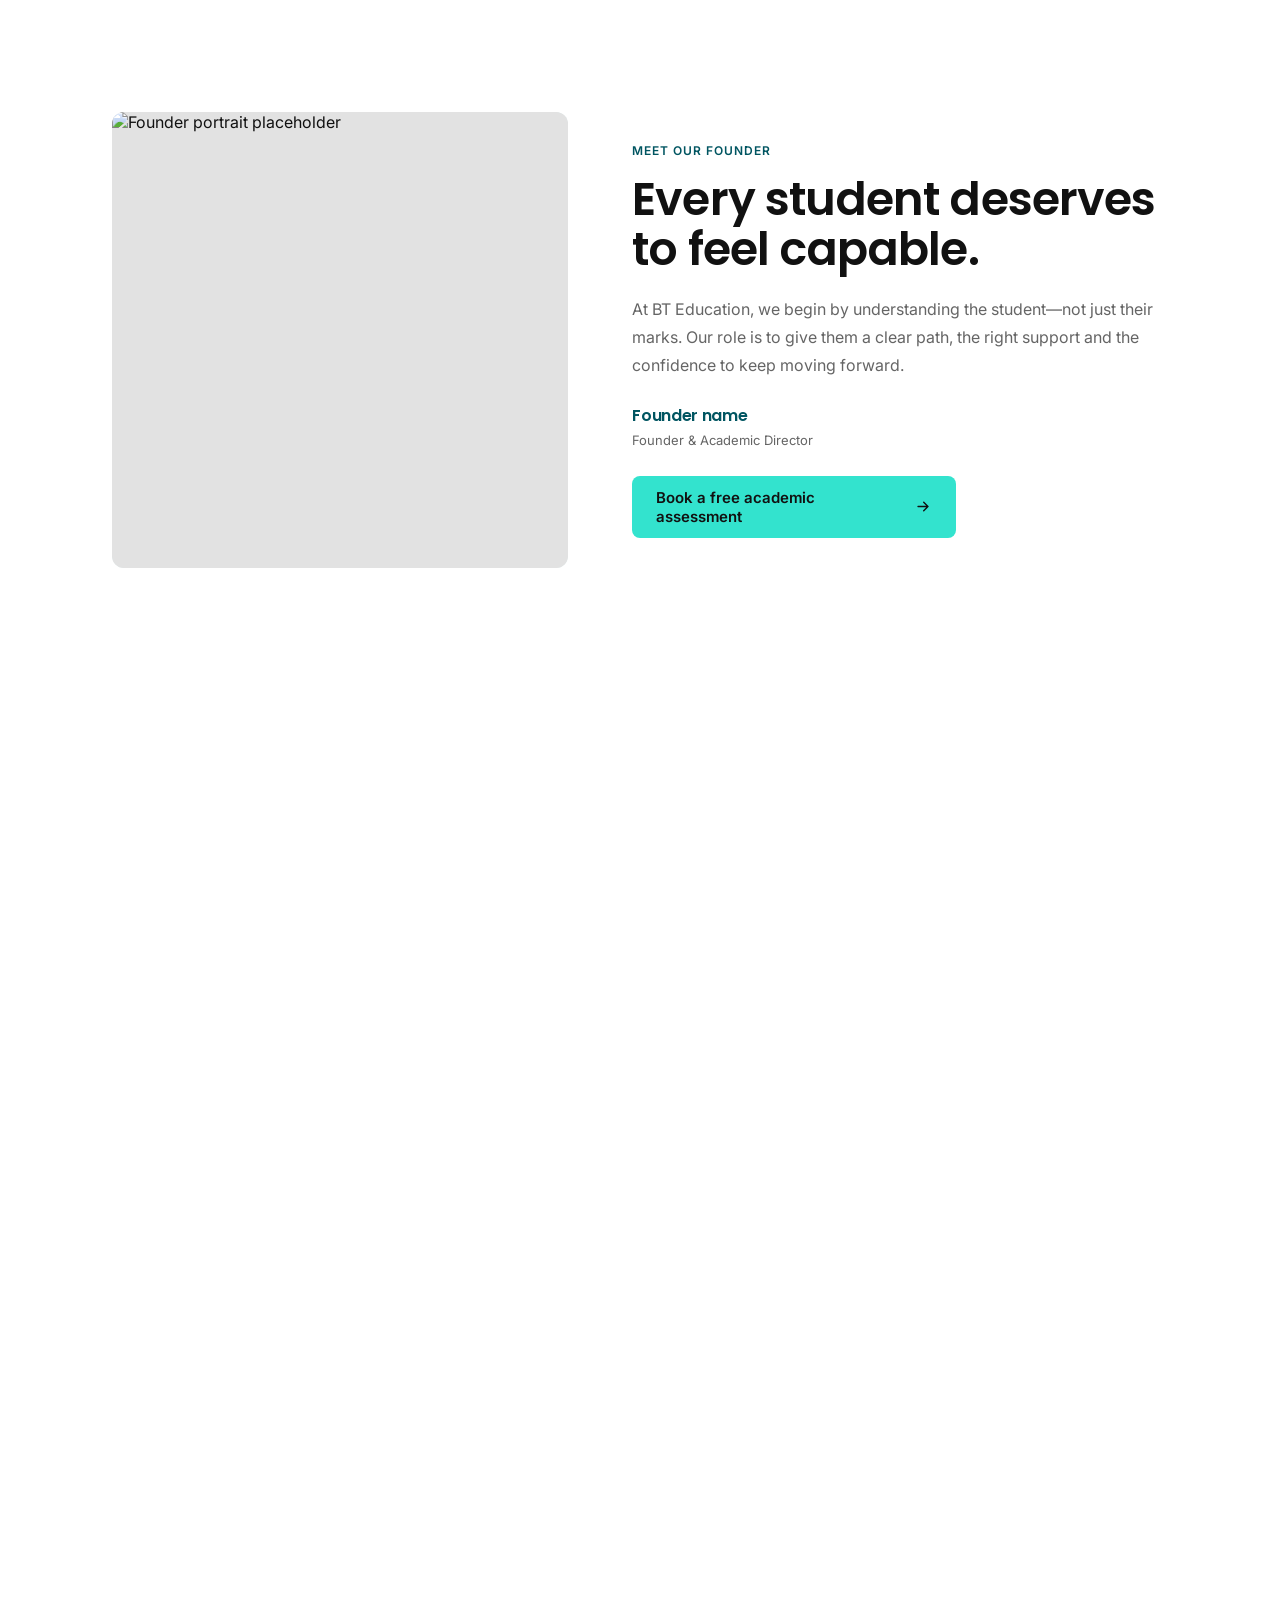
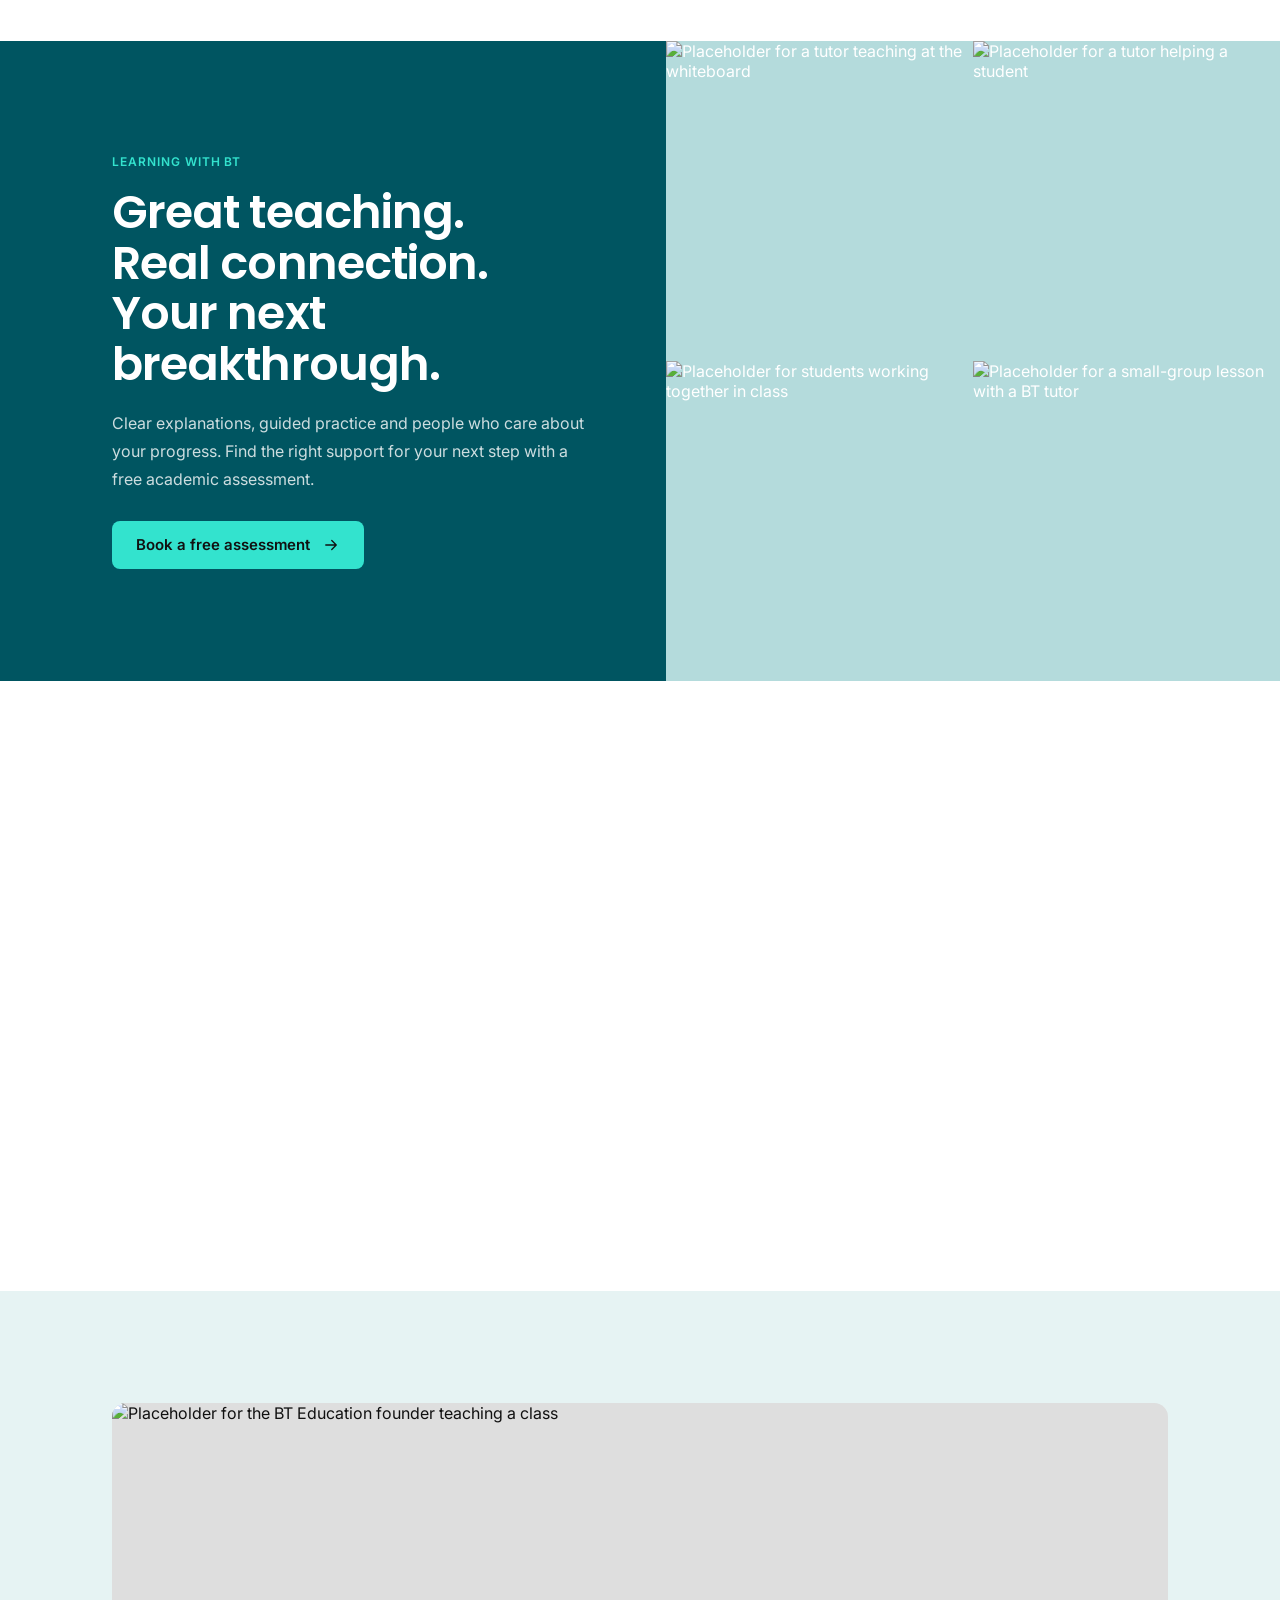
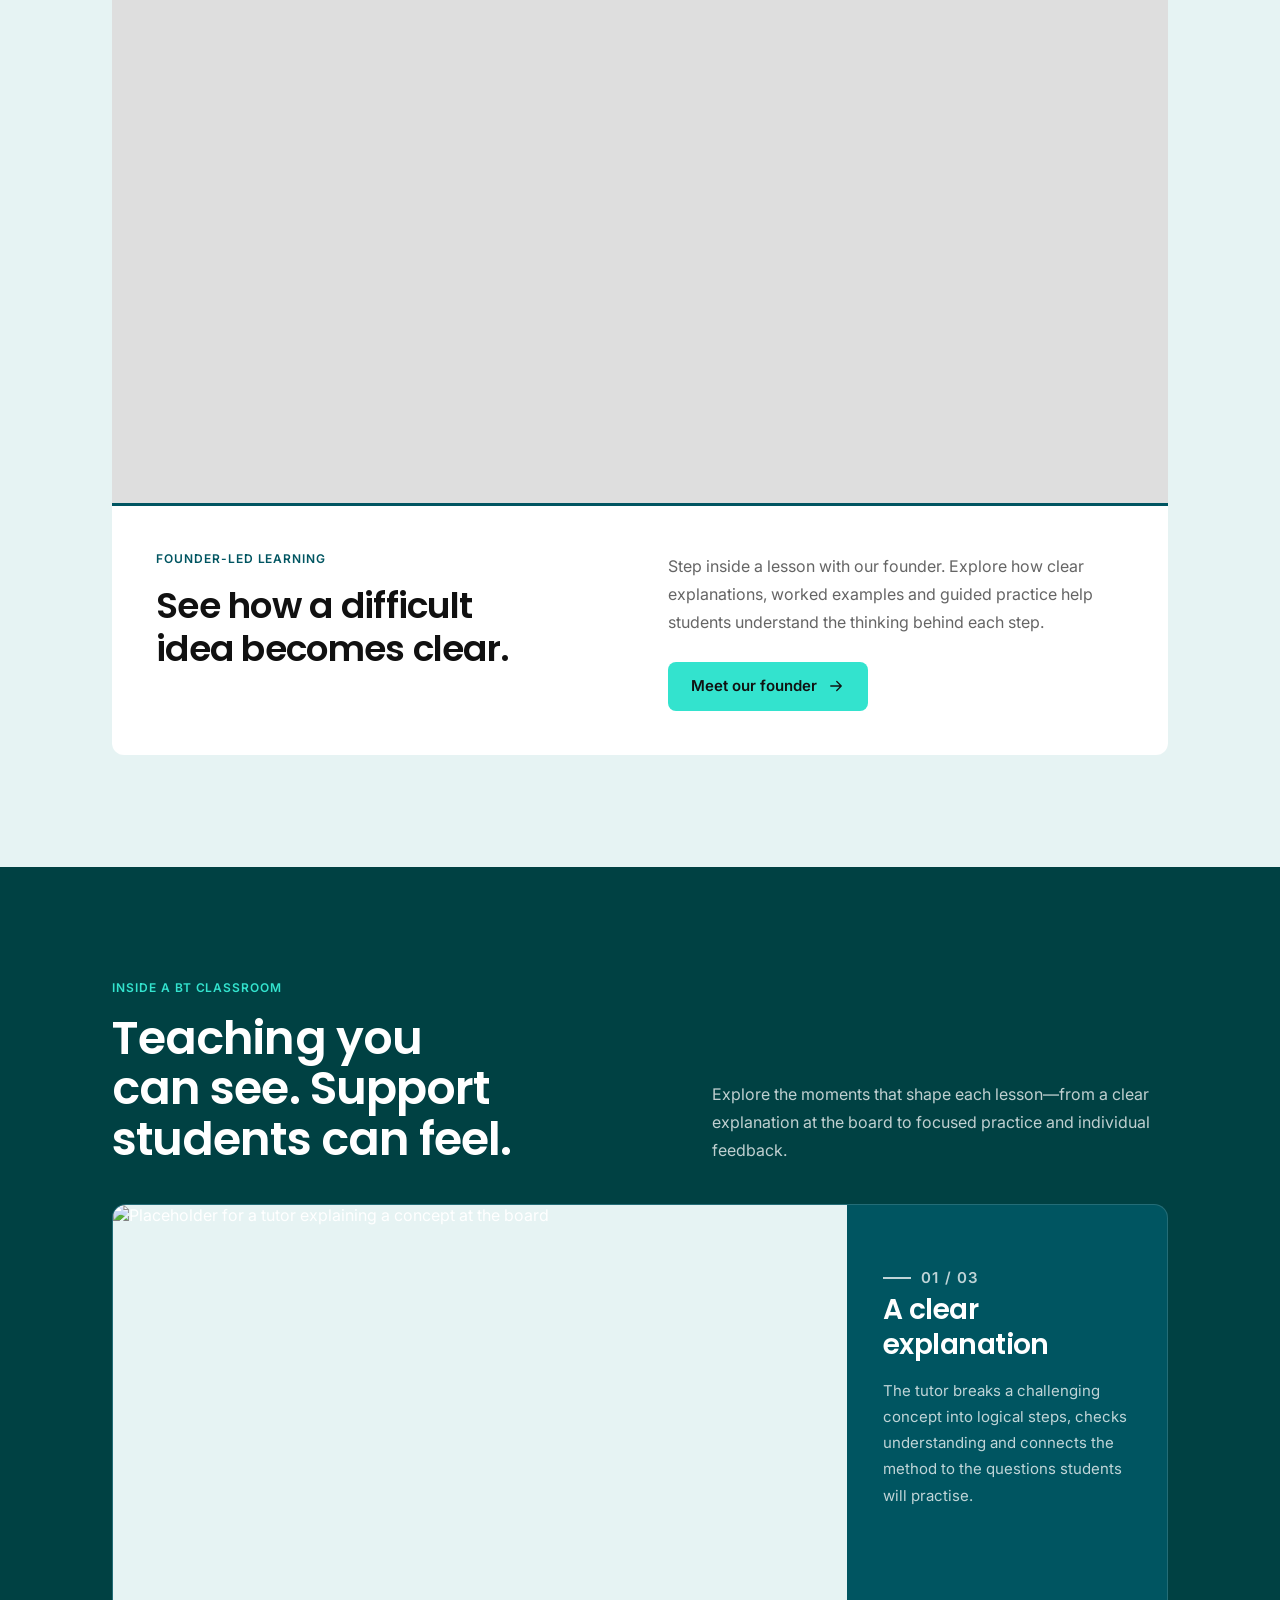
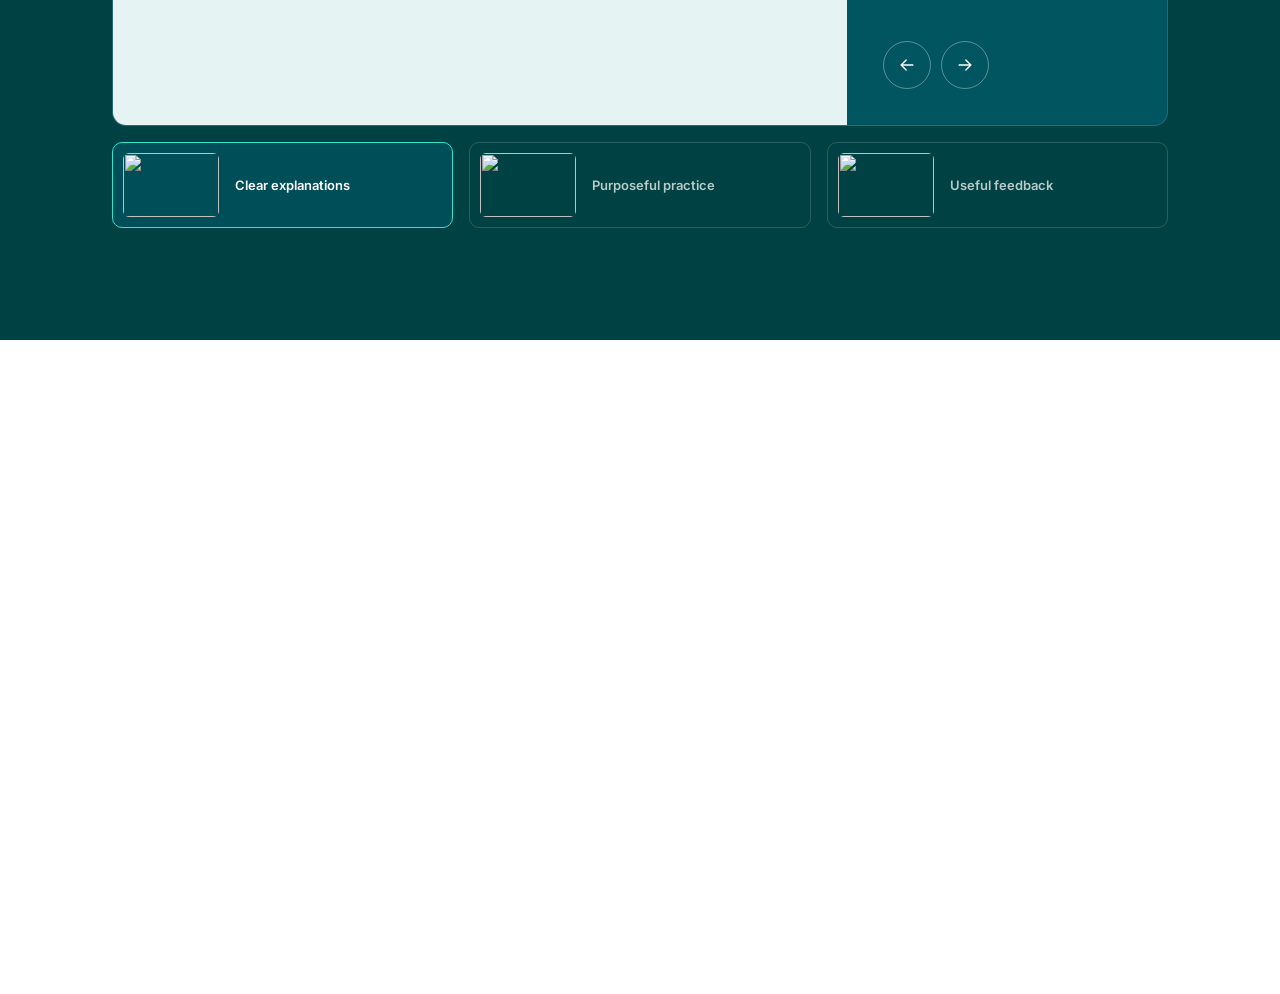
<file: index.html>
<!doctype html>
<html lang="en-AU">
  <head>
    <meta charset="UTF-8" />
    <meta name="viewport" content="width=device-width, initial-scale=1.0" />
    <title>BT Education — New section concepts</title>
    <style>
      * {
        box-sizing: border-box;
      }

      html,
      body {
        margin: 0;
        background: #ffffff;
      }

      iframe {
        display: block;
        width: 100%;
        min-height: 720px;
        border: 0;
        background: #ffffff;
      }

      iframe[data-section="course"] {
        min-height: 1800px;
      }
    </style>
  </head>
  <body>
    <main>
      <iframe
        src="founder-conversion-section.html"
        title="Founder story section"
        data-section="founder"
      ></iframe>
      <iframe
        src="teaching-conversion-section.html"
        title="Teaching in action section"
        data-section="teaching"
      ></iframe>
      <iframe
        src="classroom-showcase-sections.html"
        title="Founder teaching banner and classroom gallery sections"
        data-section="classroom-showcase"
      ></iframe>
      <iframe
        src="tabbed-course-section.html"
        title="Interactive course explorer section"
        data-section="course"
      ></iframe>
    </main>

    <script>
      document.querySelectorAll("iframe").forEach(frame => {
        frame.addEventListener("load", () => {
          const contentDocument = frame.contentDocument;
          if (!contentDocument) return;

          const resize = () => {
            const height = Math.max(
              contentDocument.documentElement.scrollHeight,
              contentDocument.body.scrollHeight
            );
            frame.style.height = `${height}px`;
          };

          resize();
          if ("ResizeObserver" in window) {
            new ResizeObserver(resize).observe(contentDocument.body);
          }
        });
      });
    </script>
  </body>
</html>
</file>
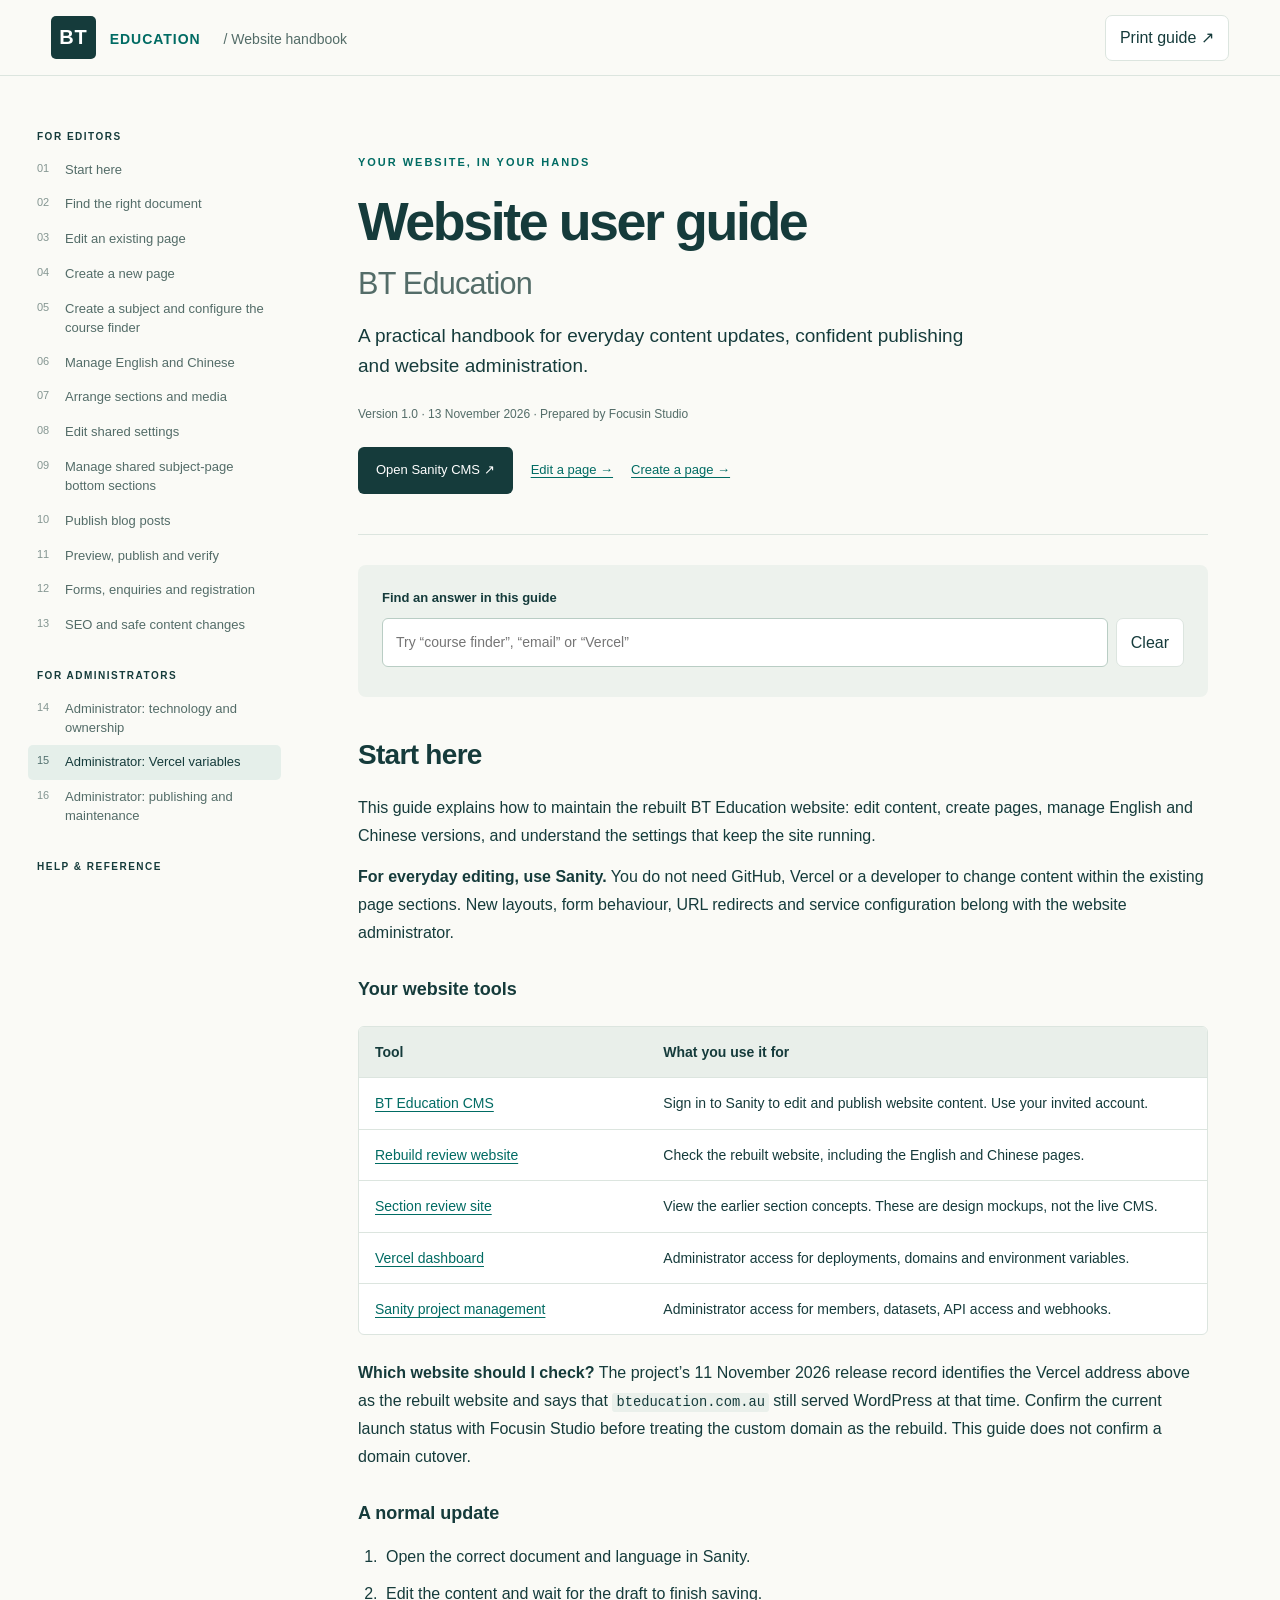
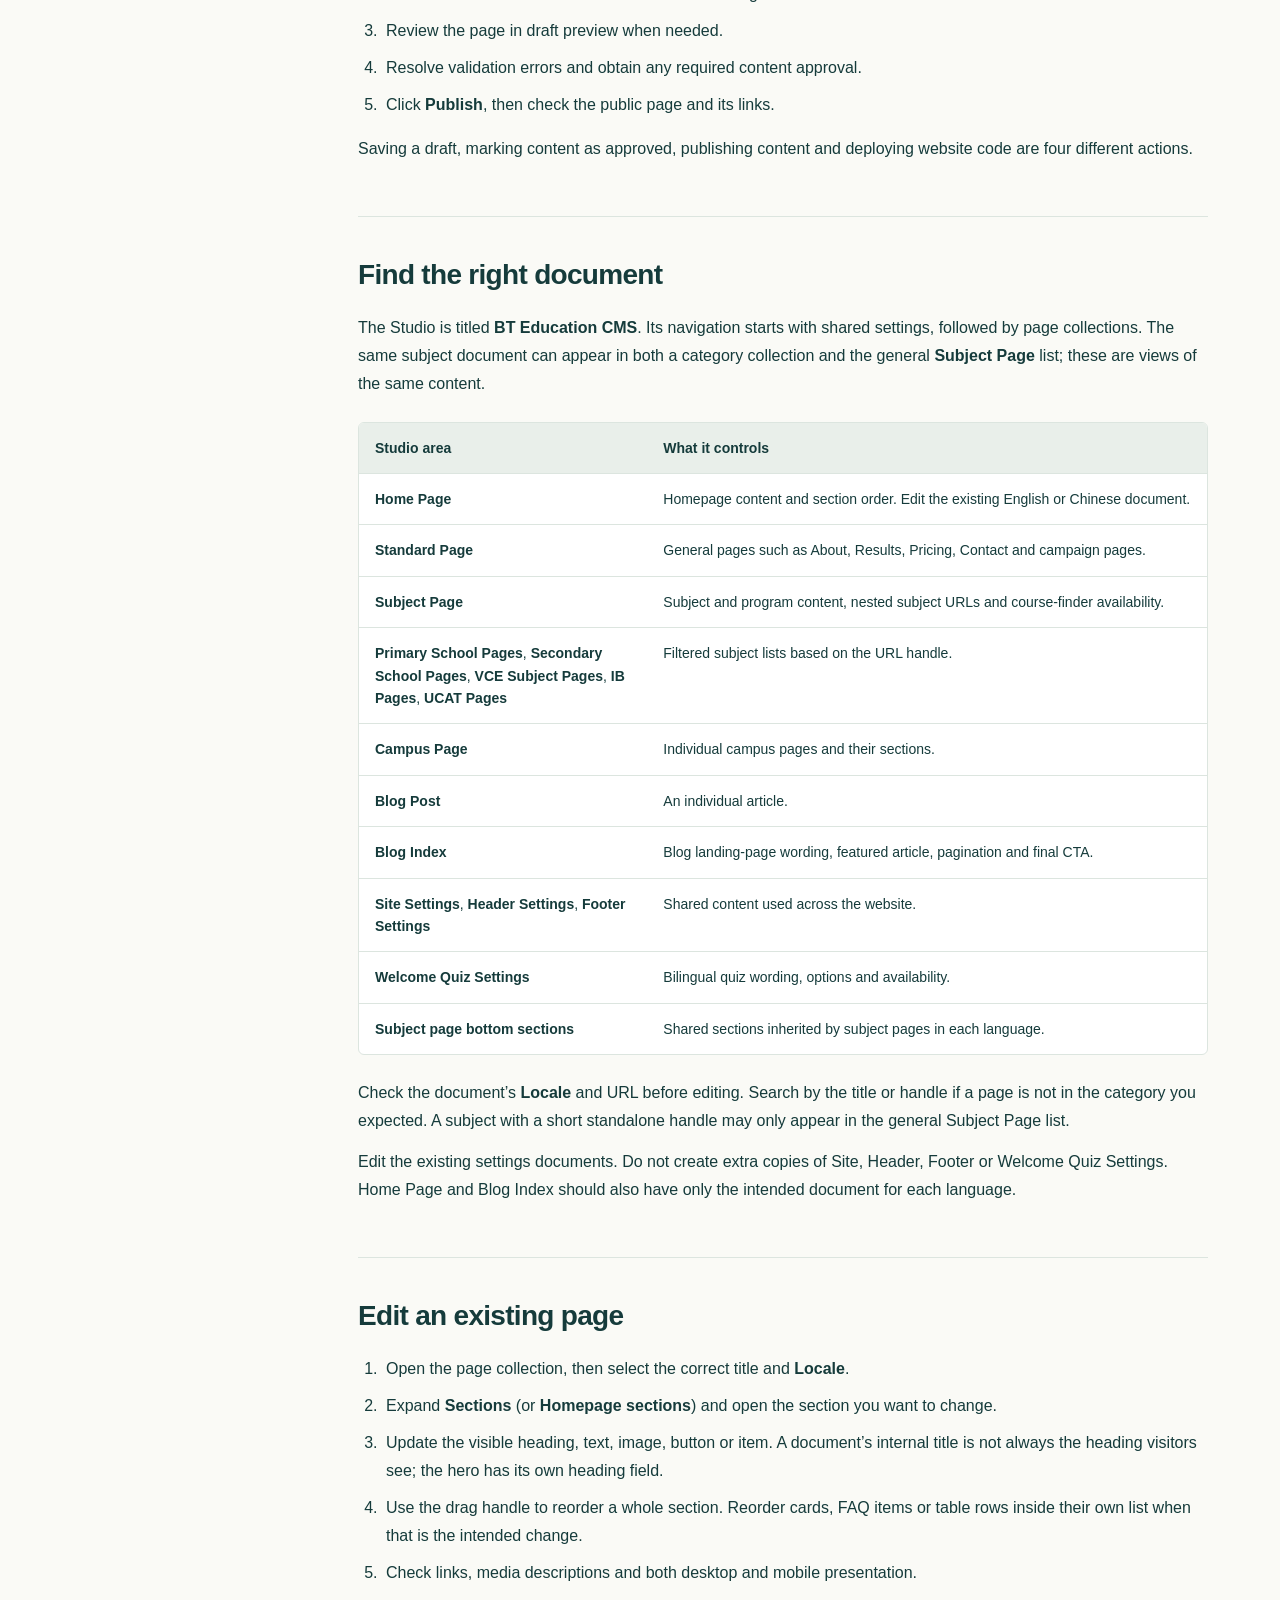
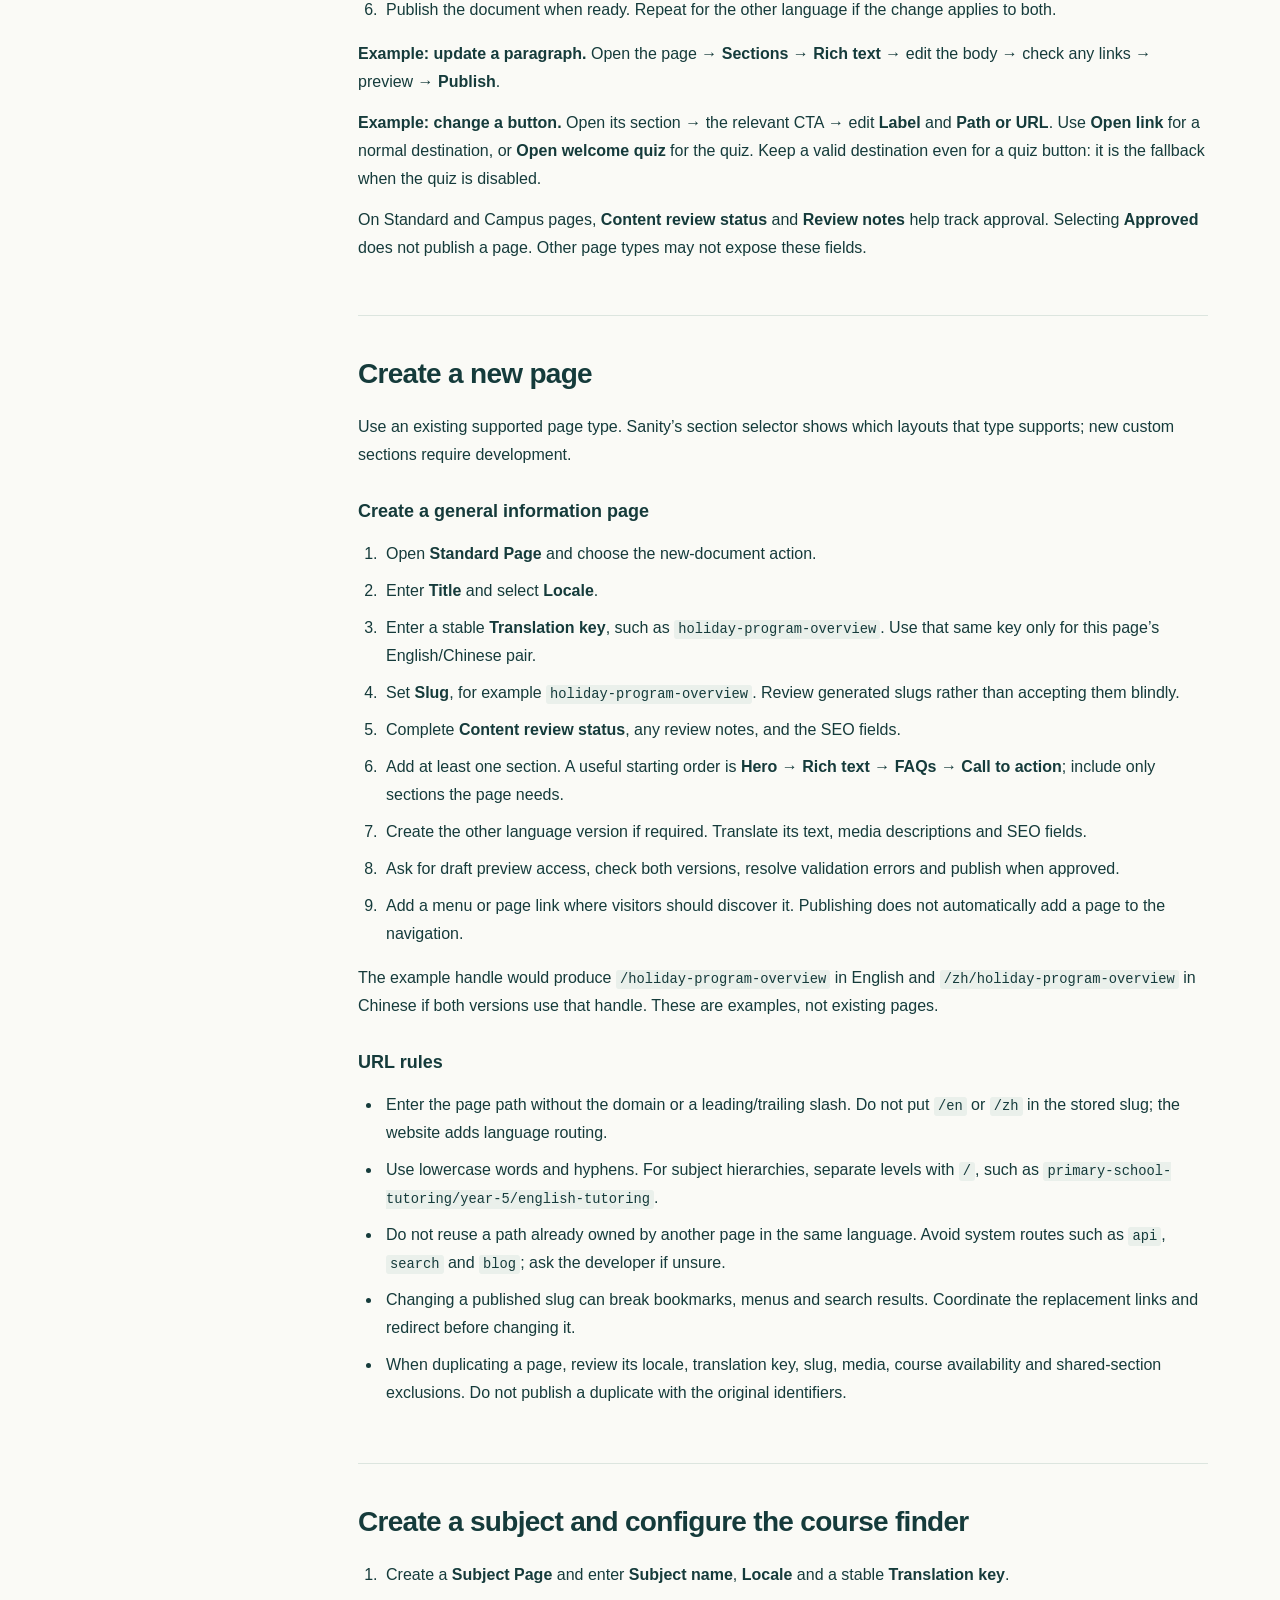
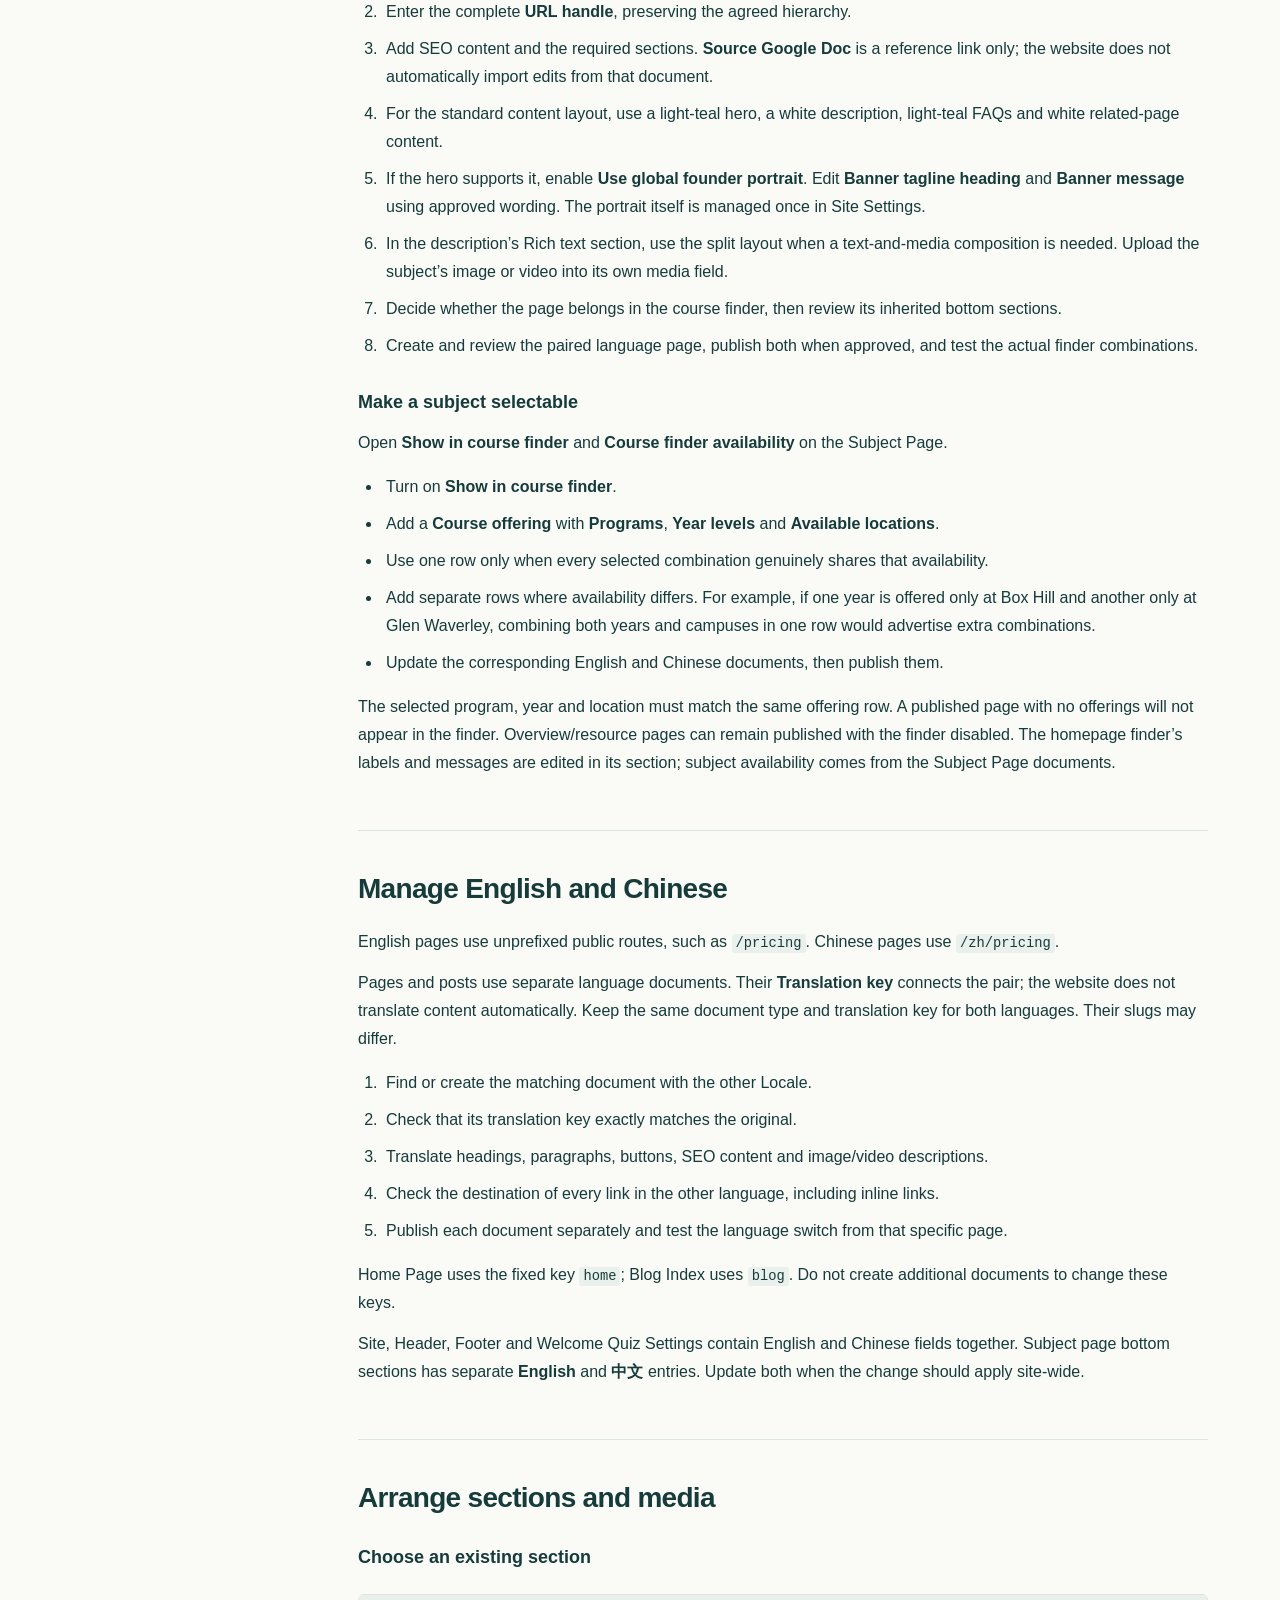
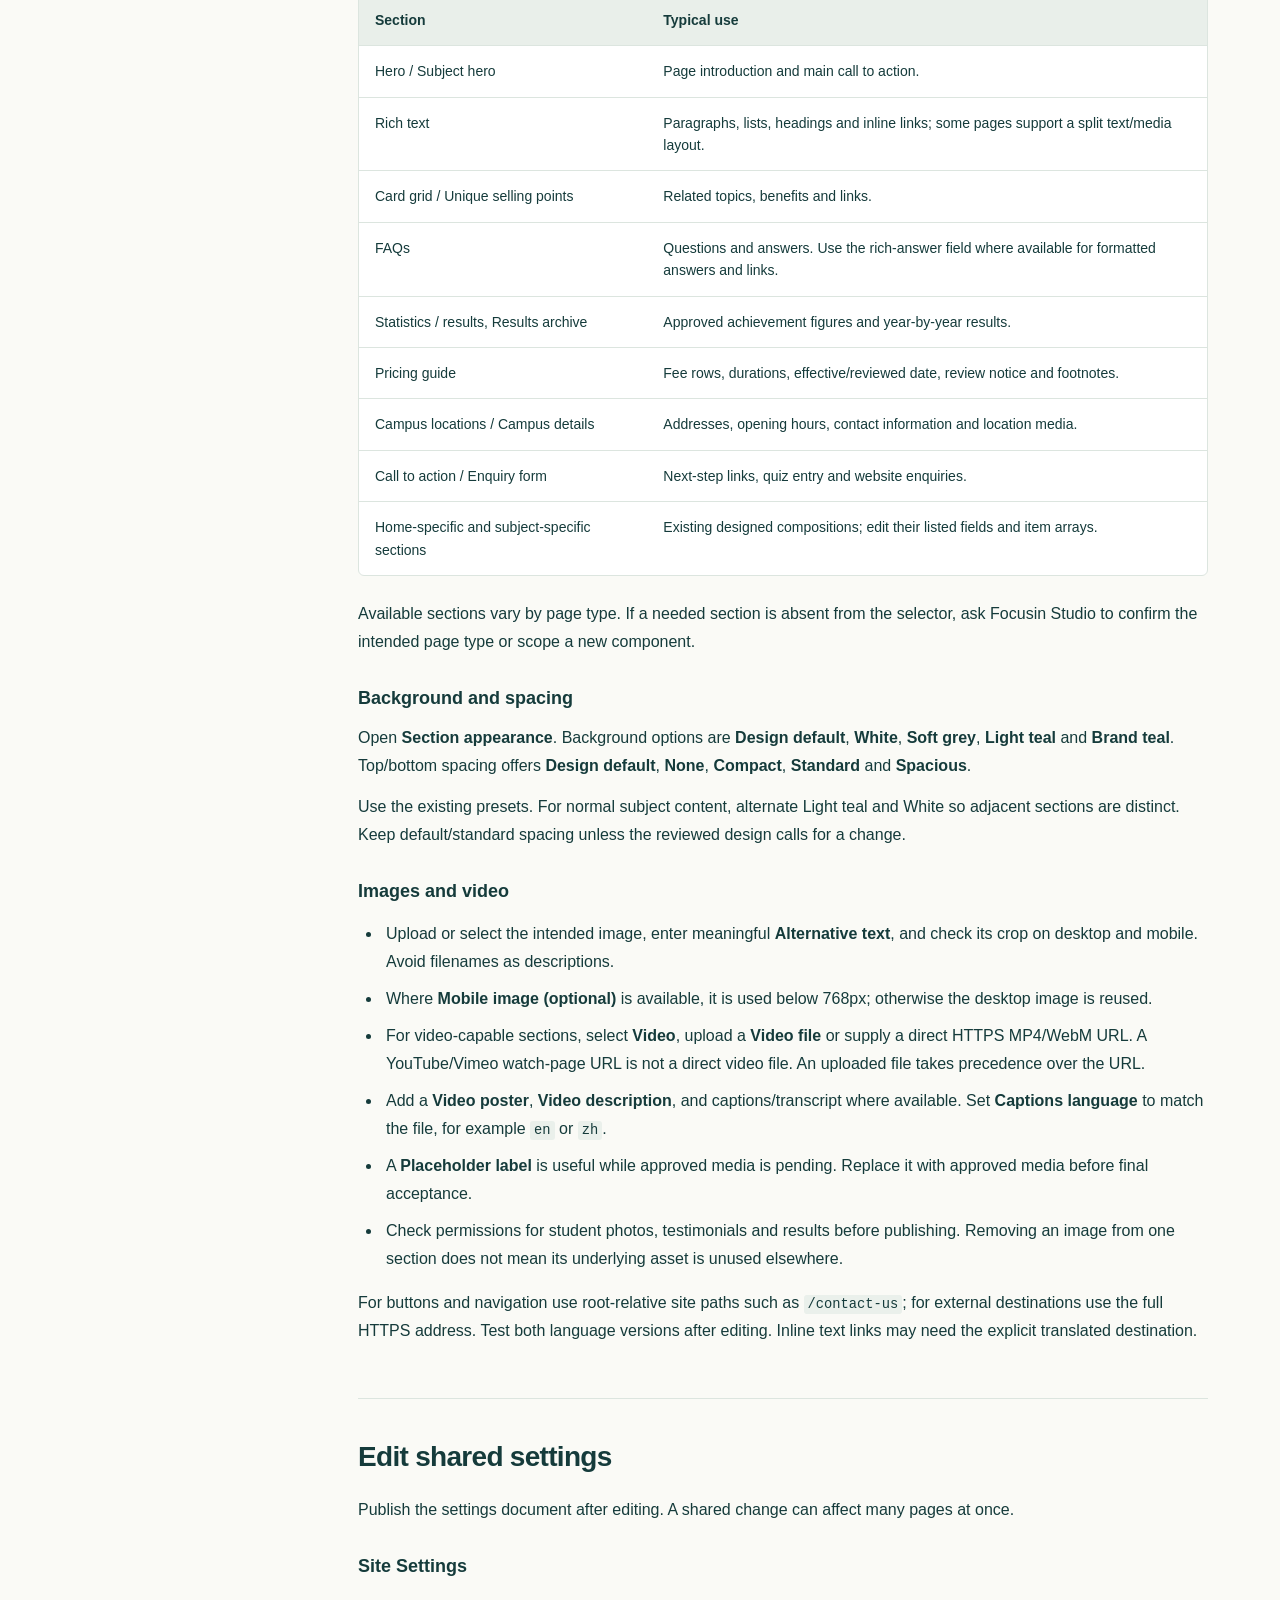
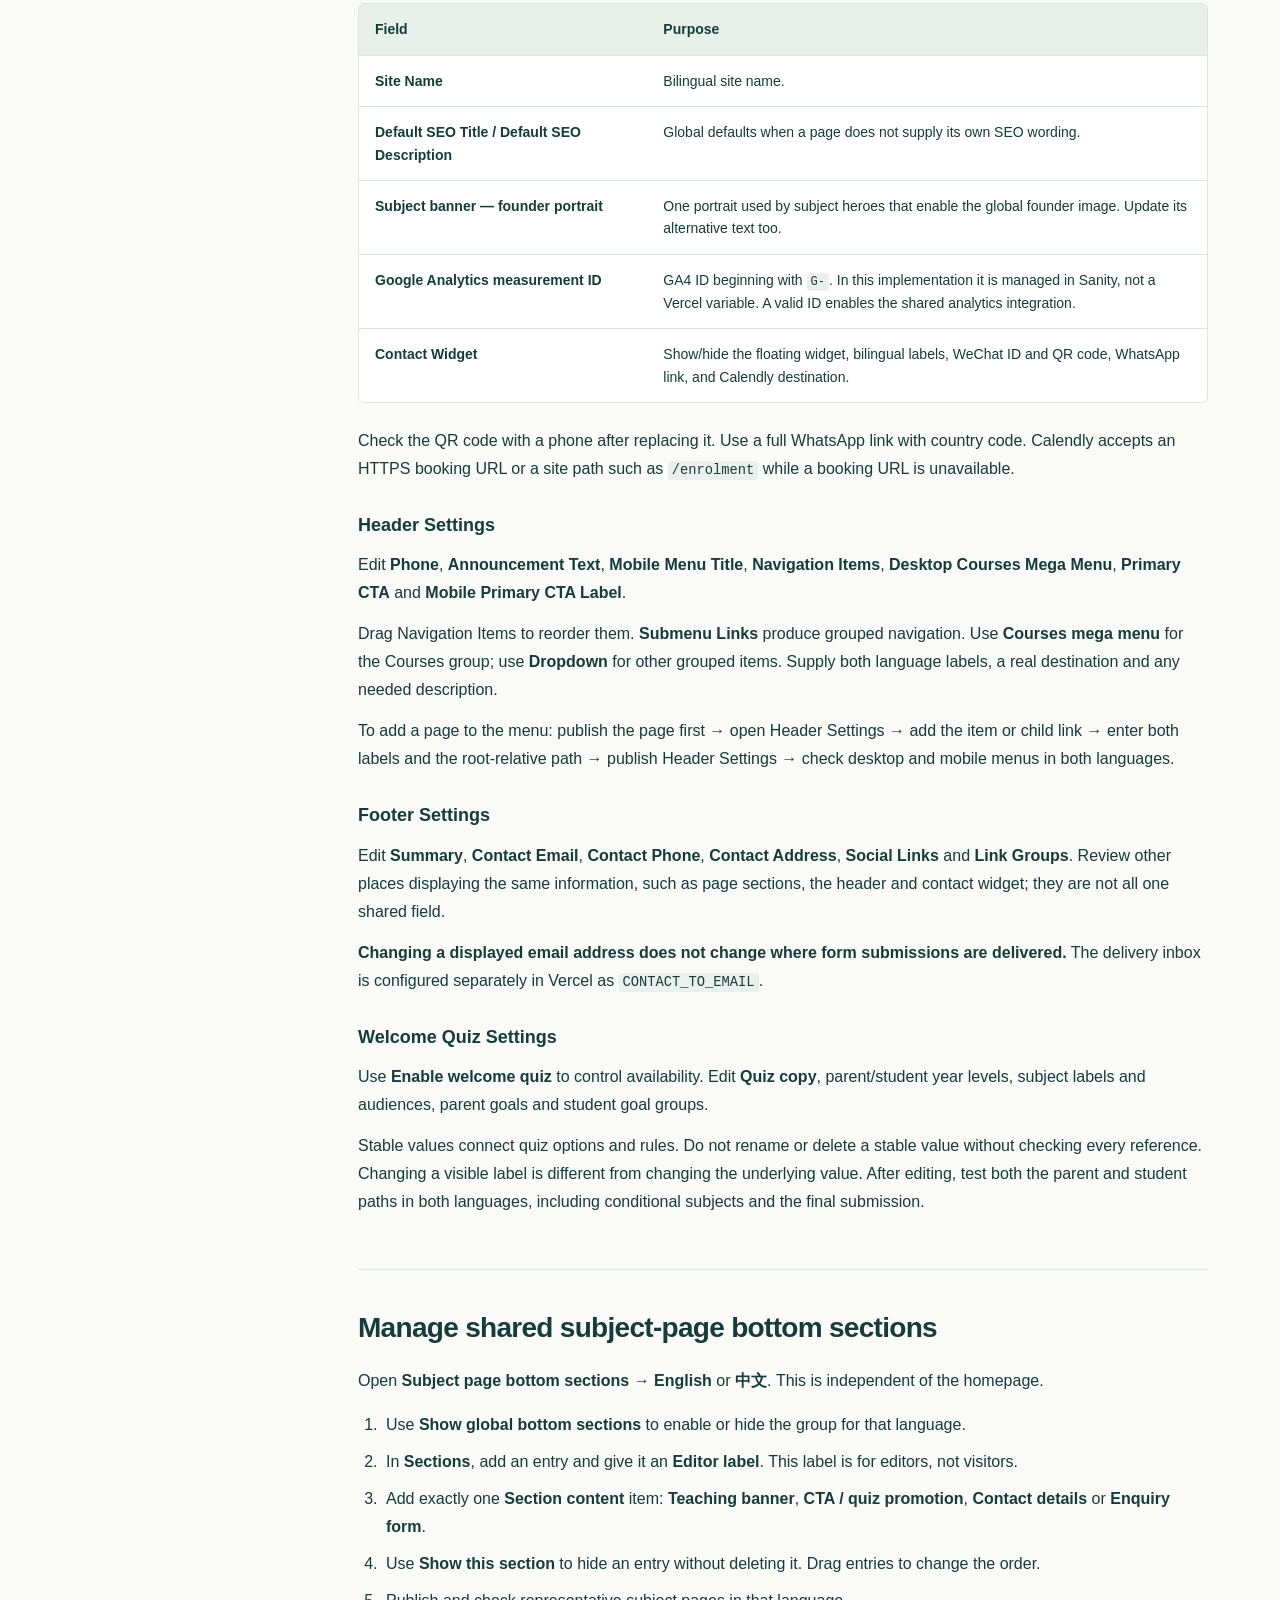
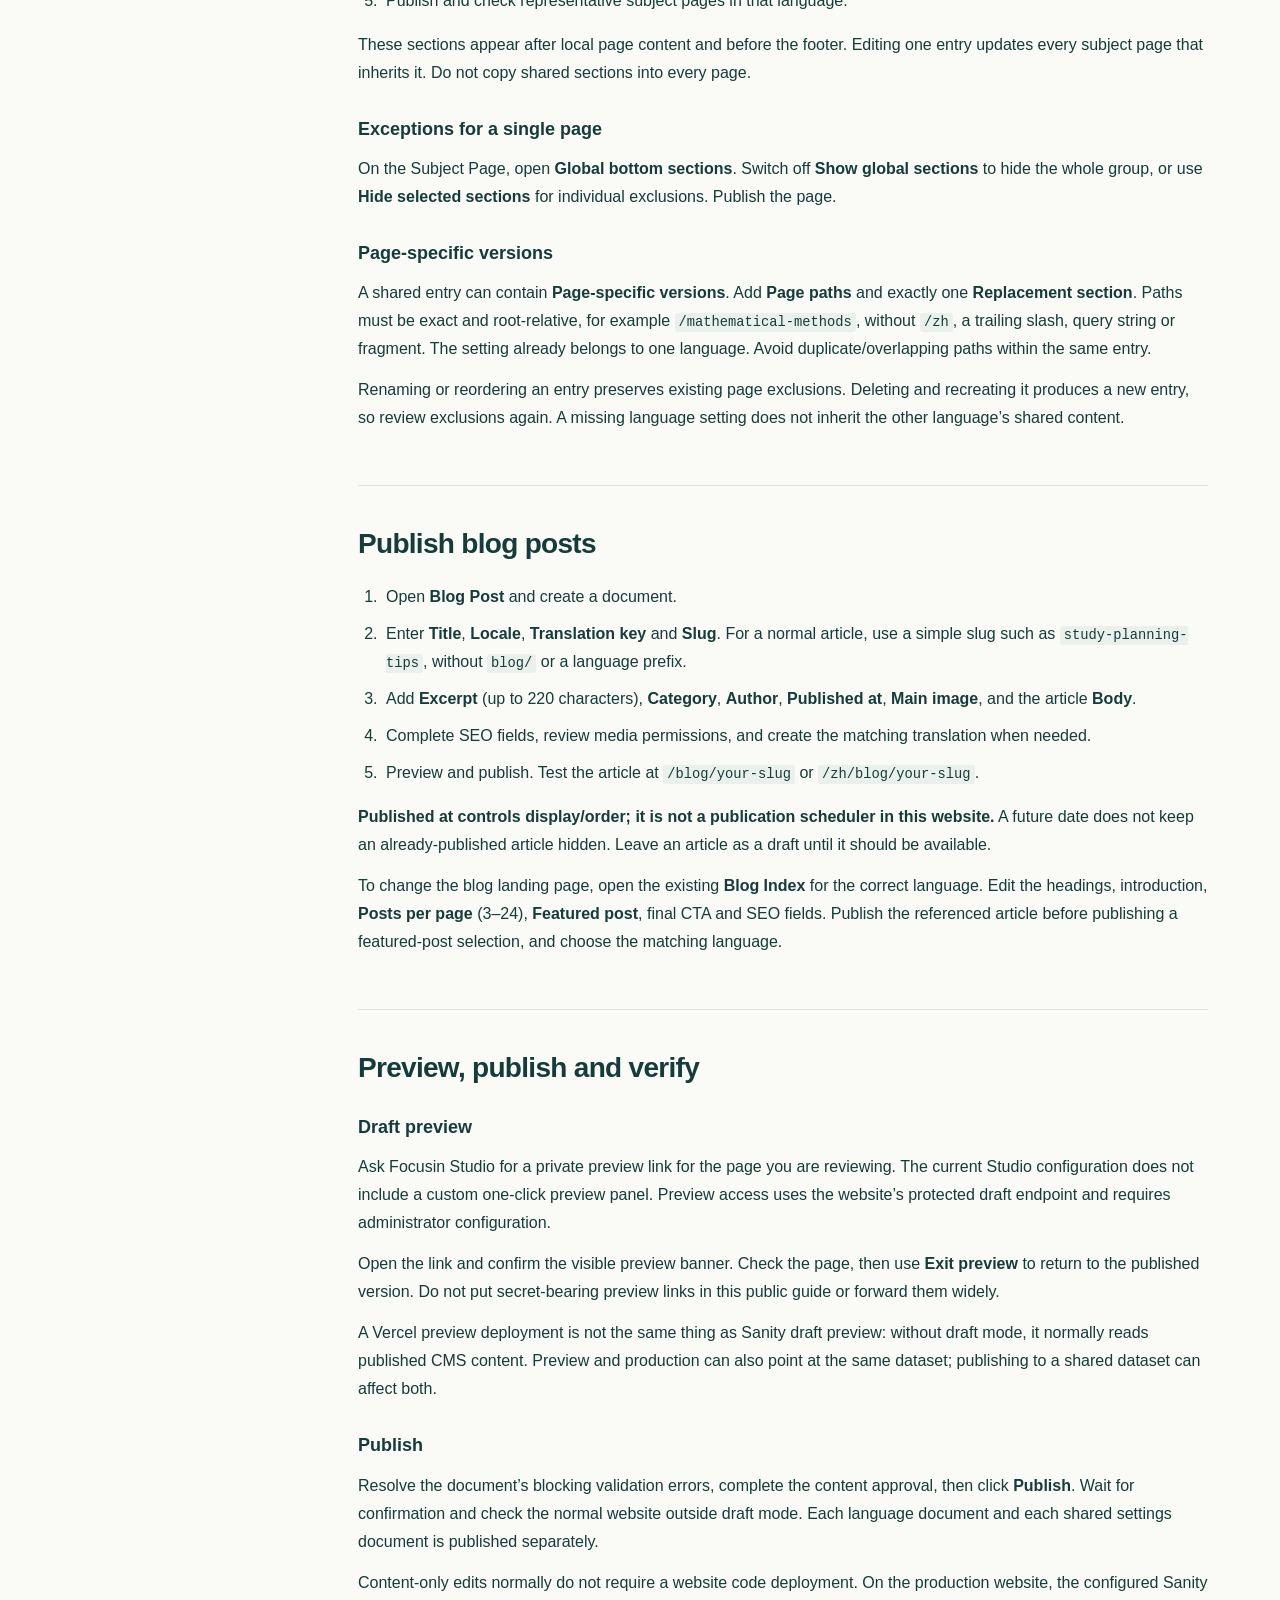
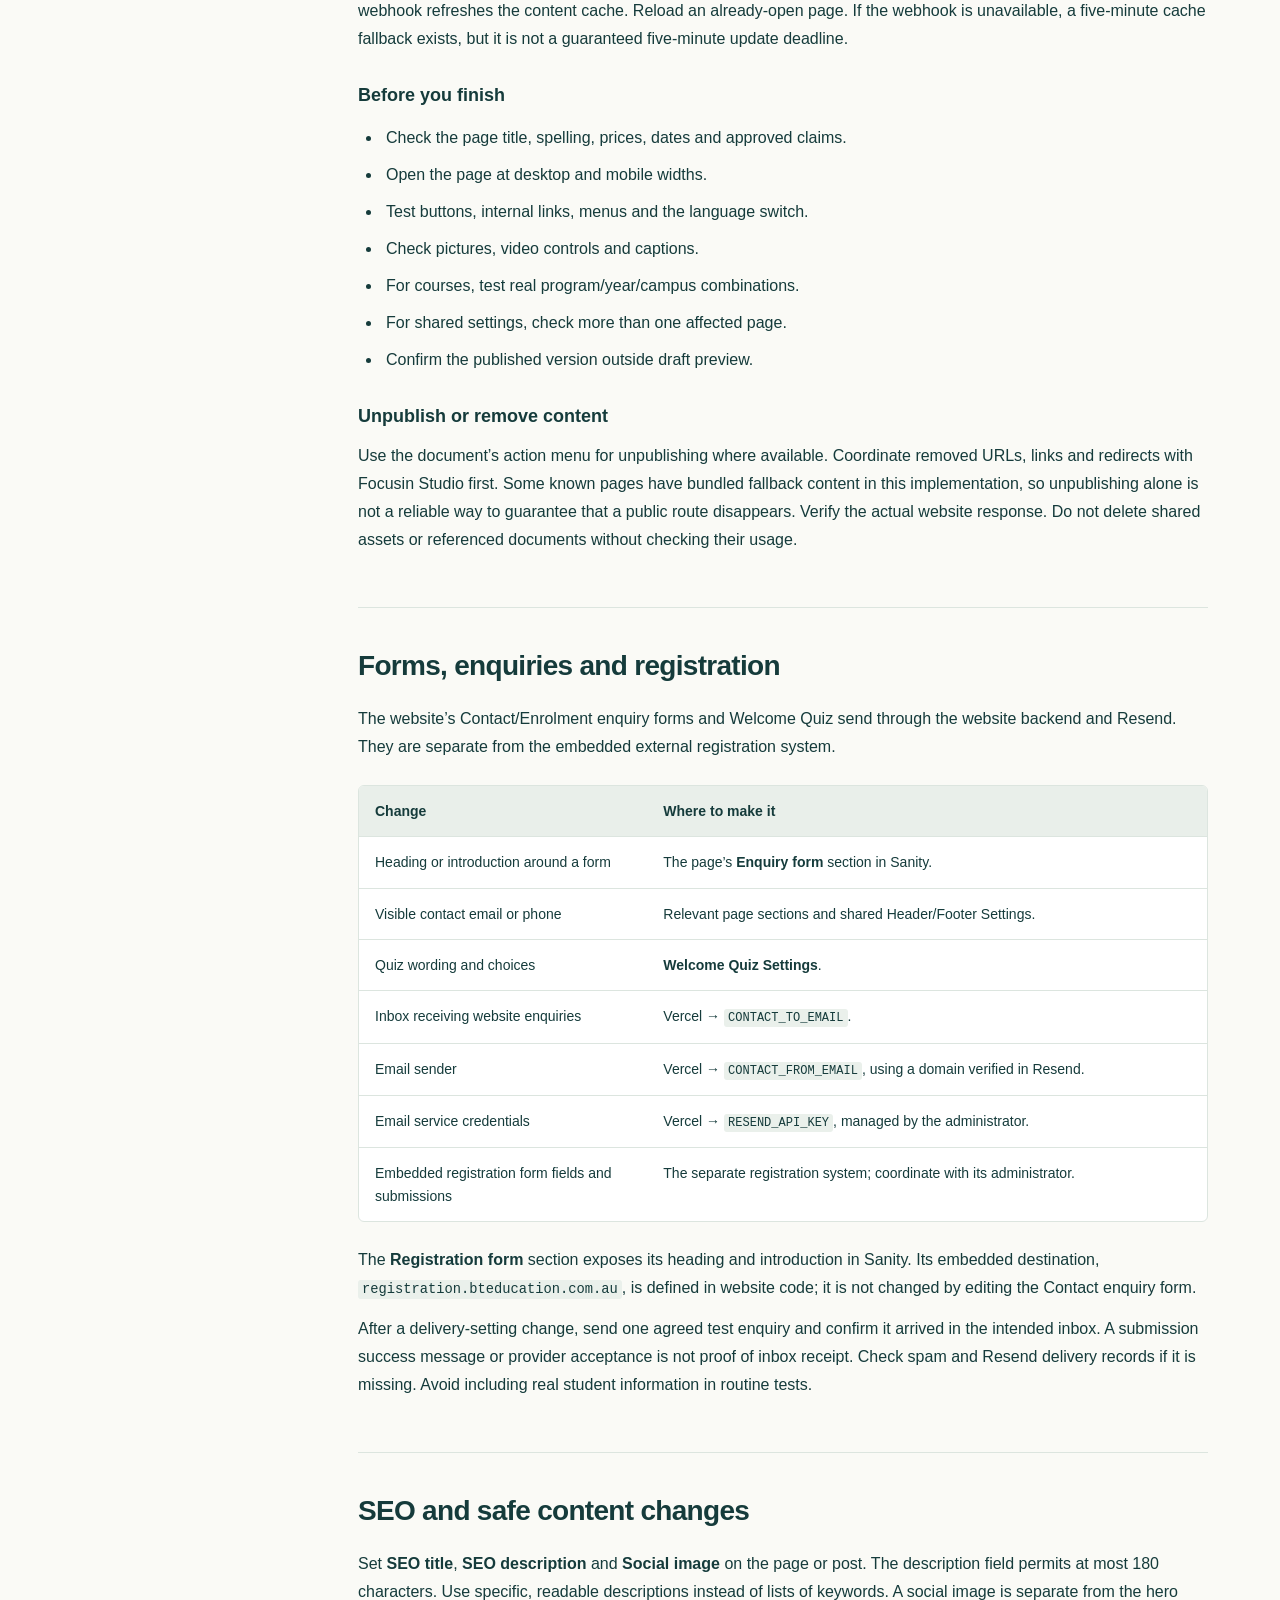
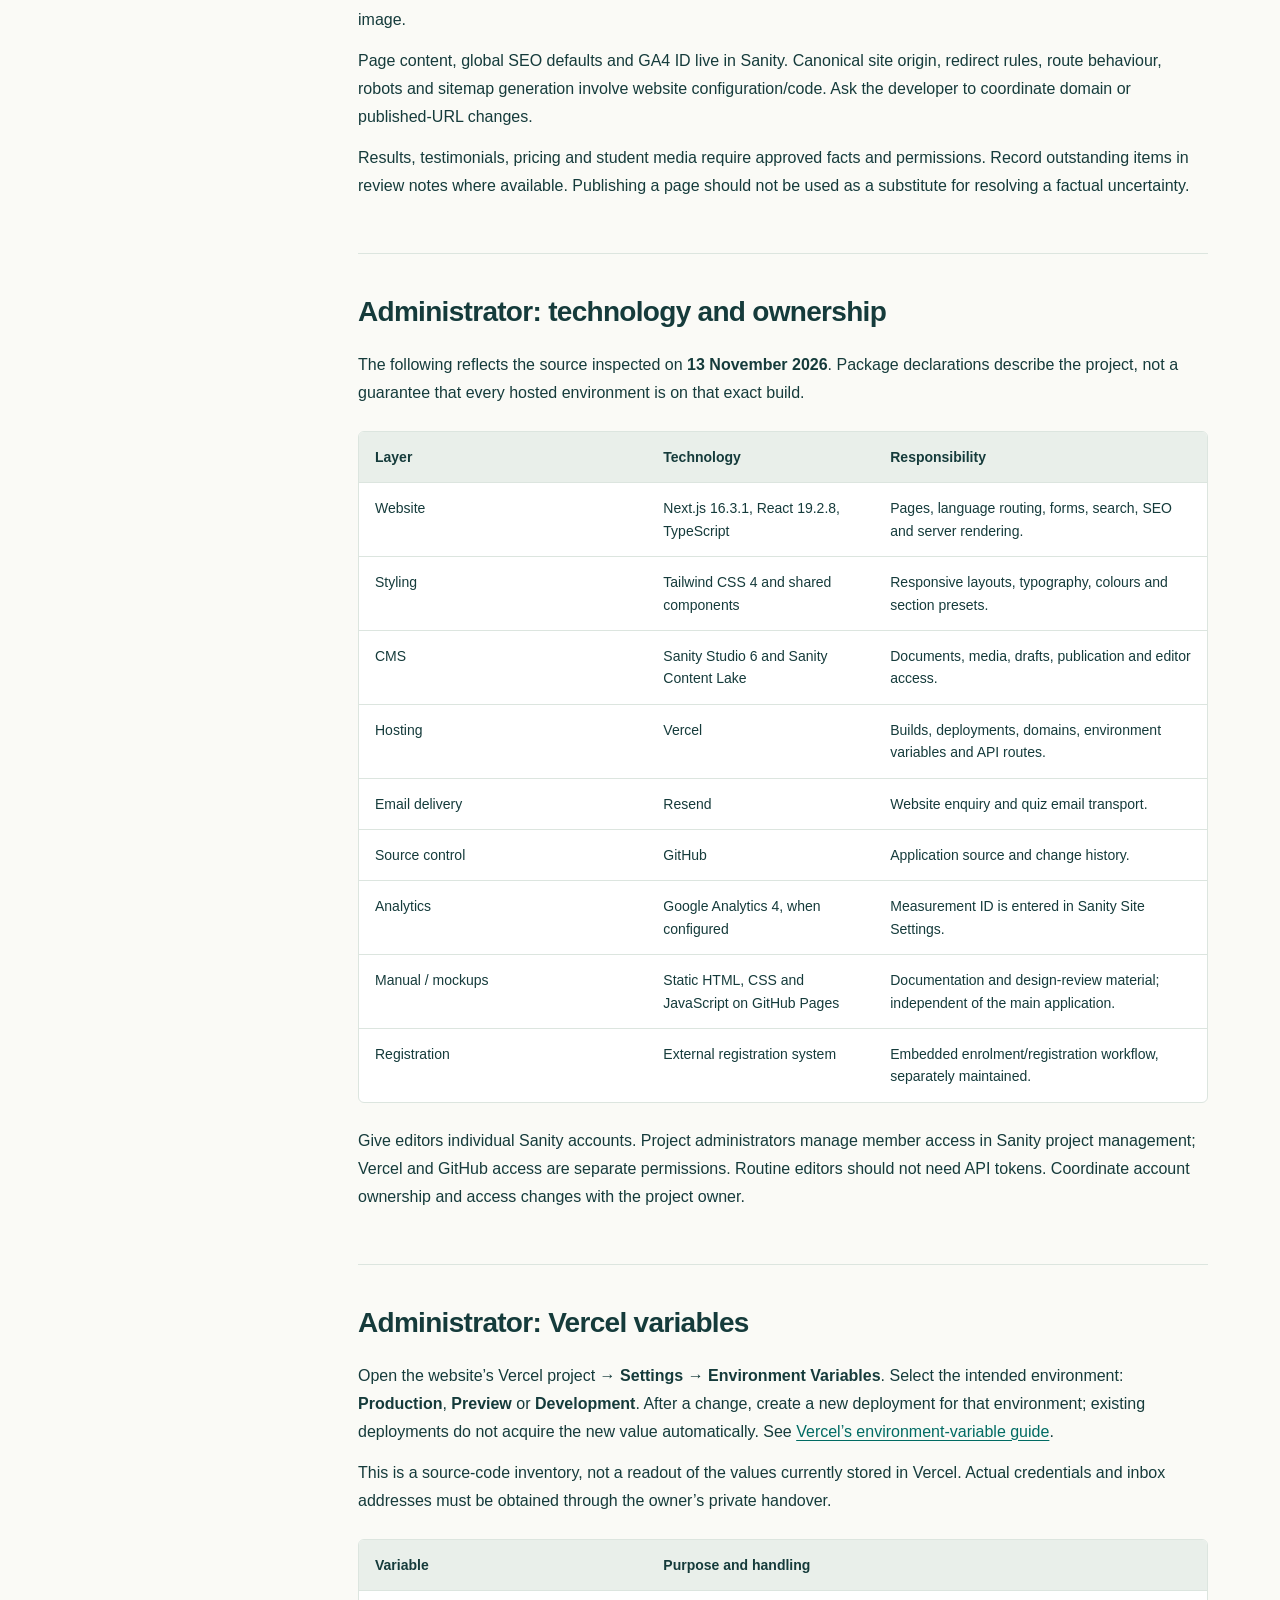
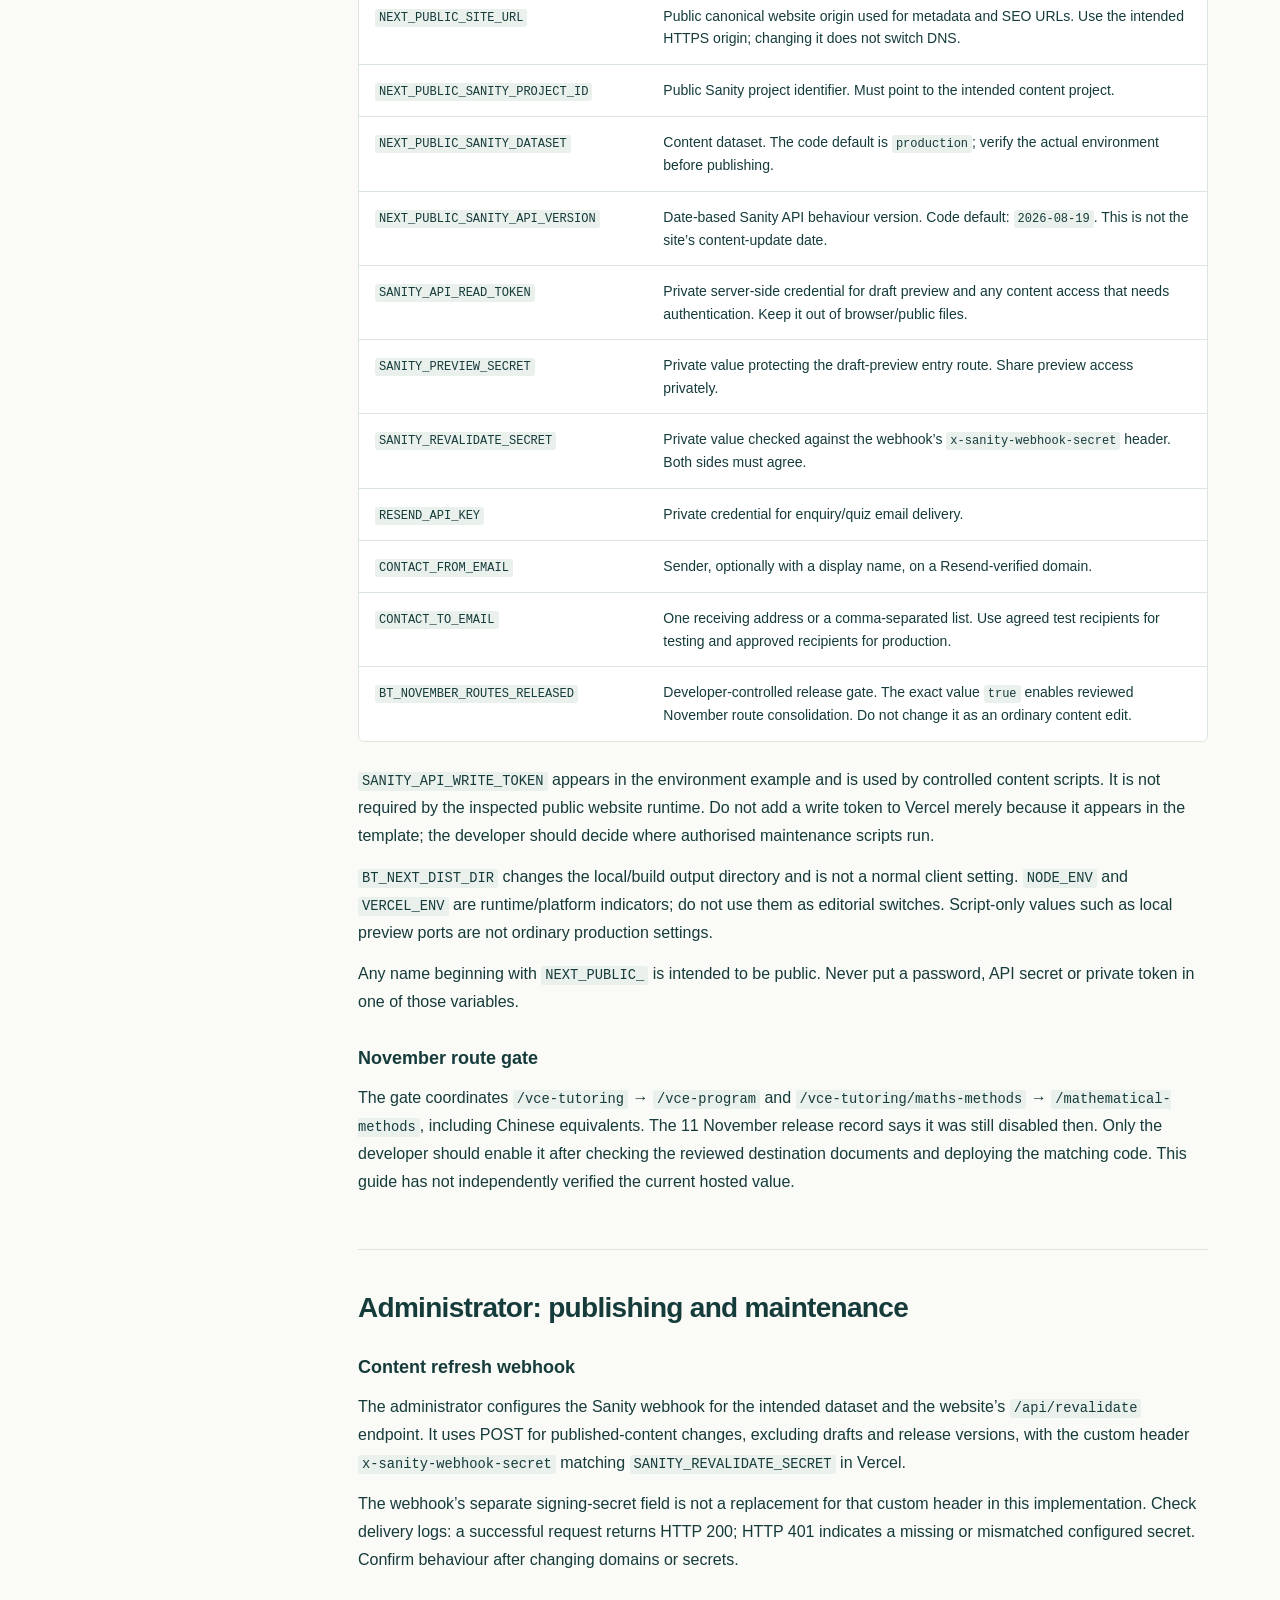
<file: user-guide/index.html>
<!doctype html><html lang="en"><head><meta charset="utf-8"><meta name="viewport" content="width=device-width,initial-scale=1"><meta name="robots" content="noindex"><title>BT Education · Website user guide</title><link rel="stylesheet" href="styles.css"><script src="guide.js" defer></script></head><body><a class="skip" href="#main">Skip to guide</a><header class="top"><a class="brand" href="#main"><b>BT</b> EDUCATION <span>/ Website handbook</span></a><button id="print" hidden>Print guide ↗</button></header><div class="layout"><aside><button id="menu-toggle" aria-expanded="true" aria-controls="contents" hidden>Contents</button><nav id="contents" aria-label="Guide contents"><p class="nav-group">For editors</p><a href="#chapter-1"><span>01</span>Start here</a><a href="#chapter-2"><span>02</span>Find the right document</a><a href="#chapter-3"><span>03</span>Edit an existing page</a><a href="#chapter-4"><span>04</span>Create a new page</a><a href="#chapter-5"><span>05</span>Create a subject and configure the course finder</a><a href="#chapter-6"><span>06</span>Manage English and Chinese</a><a href="#chapter-7"><span>07</span>Arrange sections and media</a><a href="#chapter-8"><span>08</span>Edit shared settings</a><a href="#chapter-9"><span>09</span>Manage shared subject-page bottom sections</a><a href="#chapter-10"><span>10</span>Publish blog posts</a><a href="#chapter-11"><span>11</span>Preview, publish and verify</a><a href="#chapter-12"><span>12</span>Forms, enquiries and registration</a><a href="#chapter-13"><span>13</span>SEO and safe content changes</a><p class="nav-group">For administrators</p><a href="#chapter-14"><span>14</span>Administrator: technology and ownership</a><a href="#chapter-15"><span>15</span>Administrator: Vercel variables</a><a href="#chapter-16"><span>16</span>Administrator: publishing and maintenance</a><p class="nav-group">Help & reference</p><a href="#chapter-17"><span>17</span>Troubleshooting</a><a href="#chapter-18"><span>18</span>About this guide</a></nav></aside><main id="main"><div class="hero"><p class="eyebrow">YOUR WEBSITE, IN YOUR HANDS</p><h1>Website user guide<span>BT Education</span></h1><p class="lead">A practical handbook for everyday content updates, confident publishing and website administration.</p><p class="edition">Version 1.0 · 13 November 2026 · Prepared by Focusin Studio</p><div class="actions"><a class="primary" href="https://bt-education-cms.sanity.studio/">Open Sanity CMS ↗</a><a href="#chapter-3">Edit a page →</a><a href="#chapter-4">Create a page →</a></div></div><div id="search-panel" hidden><label for="search">Find an answer in this guide</label><div class="search-row"><input id="search" type="search" placeholder="Try “course finder”, “email” or “Vercel”" autocomplete="off"><button id="clear">Clear</button></div><p id="search-status" role="status"></p><ul id="search-results"></ul></div><article><section class="chapter" id="chapter-1" aria-labelledby="chapter-1-title"><h2 id="chapter-1-title">Start here</h2><p>This guide explains how to maintain the rebuilt BT Education website: edit content, create pages, manage English and Chinese versions, and understand the settings that keep the site running.</p>
<p><strong>For everyday editing, use Sanity.</strong> You do not need GitHub, Vercel or a developer to change content within the existing page sections. New layouts, form behaviour, URL redirects and service configuration belong with the website administrator.</p>
<h3>Your website tools</h3>
<div class="table-scroll" tabindex="0" role="region" aria-label="Reference table"><table>
<thead>
<tr>
<th>Tool</th>
<th>What you use it for</th>
</tr>
</thead>
<tbody>
<tr>
<td><a href="https://bt-education-cms.sanity.studio/">BT Education CMS</a></td>
<td>Sign in to Sanity to edit and publish website content. Use your invited account.</td>
</tr>
<tr>
<td><a href="https://bt-education-website.vercel.app/">Rebuild review website</a></td>
<td>Check the rebuilt website, including the English and Chinese pages.</td>
</tr>
<tr>
<td><a href="https://bteducation.github.io/bt-section-review/">Section review site</a></td>
<td>View the earlier section concepts. These are design mockups, not the live CMS.</td>
</tr>
<tr>
<td><a href="https://vercel.com/dashboard">Vercel dashboard</a></td>
<td>Administrator access for deployments, domains and environment variables.</td>
</tr>
<tr>
<td><a href="https://www.sanity.io/manage">Sanity project management</a></td>
<td>Administrator access for members, datasets, API access and webhooks.</td>
</tr>
</tbody>
</table></div>
<p><strong>Which website should I check?</strong> The project’s 11 November 2026 release record identifies the Vercel address above as the rebuilt website and says that <code>bteducation.com.au</code> still served WordPress at that time. Confirm the current launch status with Focusin Studio before treating the custom domain as the rebuild. This guide does not confirm a domain cutover.</p>
<h3>A normal update</h3>
<ol>
<li>Open the correct document and language in Sanity.</li>
<li>Edit the content and wait for the draft to finish saving.</li>
<li>Review the page in draft preview when needed.</li>
<li>Resolve validation errors and obtain any required content approval.</li>
<li>Click <strong>Publish</strong>, then check the public page and its links.</li>
</ol>
<p>Saving a draft, marking content as approved, publishing content and deploying website code are four different actions.</p>
</section>
<section class="chapter" id="chapter-2" aria-labelledby="chapter-2-title"><h2 id="chapter-2-title">Find the right document</h2><p>The Studio is titled <strong>BT Education CMS</strong>. Its navigation starts with shared settings, followed by page collections. The same subject document can appear in both a category collection and the general <strong>Subject Page</strong> list; these are views of the same content.</p>
<div class="table-scroll" tabindex="0" role="region" aria-label="Reference table"><table>
<thead>
<tr>
<th>Studio area</th>
<th>What it controls</th>
</tr>
</thead>
<tbody>
<tr>
<td><strong>Home Page</strong></td>
<td>Homepage content and section order. Edit the existing English or Chinese document.</td>
</tr>
<tr>
<td><strong>Standard Page</strong></td>
<td>General pages such as About, Results, Pricing, Contact and campaign pages.</td>
</tr>
<tr>
<td><strong>Subject Page</strong></td>
<td>Subject and program content, nested subject URLs and course-finder availability.</td>
</tr>
<tr>
<td><strong>Primary School Pages</strong>, <strong>Secondary School Pages</strong>, <strong>VCE Subject Pages</strong>, <strong>IB Pages</strong>, <strong>UCAT Pages</strong></td>
<td>Filtered subject lists based on the URL handle.</td>
</tr>
<tr>
<td><strong>Campus Page</strong></td>
<td>Individual campus pages and their sections.</td>
</tr>
<tr>
<td><strong>Blog Post</strong></td>
<td>An individual article.</td>
</tr>
<tr>
<td><strong>Blog Index</strong></td>
<td>Blog landing-page wording, featured article, pagination and final CTA.</td>
</tr>
<tr>
<td><strong>Site Settings</strong>, <strong>Header Settings</strong>, <strong>Footer Settings</strong></td>
<td>Shared content used across the website.</td>
</tr>
<tr>
<td><strong>Welcome Quiz Settings</strong></td>
<td>Bilingual quiz wording, options and availability.</td>
</tr>
<tr>
<td><strong>Subject page bottom sections</strong></td>
<td>Shared sections inherited by subject pages in each language.</td>
</tr>
</tbody>
</table></div>
<p>Check the document’s <strong>Locale</strong> and URL before editing. Search by the title or handle if a page is not in the category you expected. A subject with a short standalone handle may only appear in the general Subject Page list.</p>
<p>Edit the existing settings documents. Do not create extra copies of Site, Header, Footer or Welcome Quiz Settings. Home Page and Blog Index should also have only the intended document for each language.</p>
</section>
<section class="chapter" id="chapter-3" aria-labelledby="chapter-3-title"><h2 id="chapter-3-title">Edit an existing page</h2><ol>
<li>Open the page collection, then select the correct title and <strong>Locale</strong>.</li>
<li>Expand <strong>Sections</strong> (or <strong>Homepage sections</strong>) and open the section you want to change.</li>
<li>Update the visible heading, text, image, button or item. A document’s internal title is not always the heading visitors see; the hero has its own heading field.</li>
<li>Use the drag handle to reorder a whole section. Reorder cards, FAQ items or table rows inside their own list when that is the intended change.</li>
<li>Check links, media descriptions and both desktop and mobile presentation.</li>
<li>Publish the document when ready. Repeat for the other language if the change applies to both.</li>
</ol>
<p><strong>Example: update a paragraph.</strong> Open the page → <strong>Sections</strong> → <strong>Rich text</strong> → edit the body → check any links → preview → <strong>Publish</strong>.</p>
<p><strong>Example: change a button.</strong> Open its section → the relevant CTA → edit <strong>Label</strong> and <strong>Path or URL</strong>. Use <strong>Open link</strong> for a normal destination, or <strong>Open welcome quiz</strong> for the quiz. Keep a valid destination even for a quiz button: it is the fallback when the quiz is disabled.</p>
<p>On Standard and Campus pages, <strong>Content review status</strong> and <strong>Review notes</strong> help track approval. Selecting <strong>Approved</strong> does not publish a page. Other page types may not expose these fields.</p>
</section>
<section class="chapter" id="chapter-4" aria-labelledby="chapter-4-title"><h2 id="chapter-4-title">Create a new page</h2><p>Use an existing supported page type. Sanity’s section selector shows which layouts that type supports; new custom sections require development.</p>
<h3>Create a general information page</h3>
<ol>
<li>Open <strong>Standard Page</strong> and choose the new-document action.</li>
<li>Enter <strong>Title</strong> and select <strong>Locale</strong>.</li>
<li>Enter a stable <strong>Translation key</strong>, such as <code>holiday-program-overview</code>. Use that same key only for this page’s English/Chinese pair.</li>
<li>Set <strong>Slug</strong>, for example <code>holiday-program-overview</code>. Review generated slugs rather than accepting them blindly.</li>
<li>Complete <strong>Content review status</strong>, any review notes, and the SEO fields.</li>
<li>Add at least one section. A useful starting order is <strong>Hero → Rich text → FAQs → Call to action</strong>; include only sections the page needs.</li>
<li>Create the other language version if required. Translate its text, media descriptions and SEO fields.</li>
<li>Ask for draft preview access, check both versions, resolve validation errors and publish when approved.</li>
<li>Add a menu or page link where visitors should discover it. Publishing does not automatically add a page to the navigation.</li>
</ol>
<p>The example handle would produce <code>/holiday-program-overview</code> in English and <code>/zh/holiday-program-overview</code> in Chinese if both versions use that handle. These are examples, not existing pages.</p>
<h3>URL rules</h3>
<ul>
<li>Enter the page path without the domain or a leading/trailing slash. Do not put <code>/en</code> or <code>/zh</code> in the stored slug; the website adds language routing.</li>
<li>Use lowercase words and hyphens. For subject hierarchies, separate levels with <code>/</code>, such as <code>primary-school-tutoring/year-5/english-tutoring</code>.</li>
<li>Do not reuse a path already owned by another page in the same language. Avoid system routes such as <code>api</code>, <code>search</code> and <code>blog</code>; ask the developer if unsure.</li>
<li>Changing a published slug can break bookmarks, menus and search results. Coordinate the replacement links and redirect before changing it.</li>
<li>When duplicating a page, review its locale, translation key, slug, media, course availability and shared-section exclusions. Do not publish a duplicate with the original identifiers.</li>
</ul>
</section>
<section class="chapter" id="chapter-5" aria-labelledby="chapter-5-title"><h2 id="chapter-5-title">Create a subject and configure the course finder</h2><ol>
<li>Create a <strong>Subject Page</strong> and enter <strong>Subject name</strong>, <strong>Locale</strong> and a stable <strong>Translation key</strong>.</li>
<li>Enter the complete <strong>URL handle</strong>, preserving the agreed hierarchy.</li>
<li>Add SEO content and the required sections. <strong>Source Google Doc</strong> is a reference link only; the website does not automatically import edits from that document.</li>
<li>For the standard content layout, use a light-teal hero, a white description, light-teal FAQs and white related-page content.</li>
<li>If the hero supports it, enable <strong>Use global founder portrait</strong>. Edit <strong>Banner tagline heading</strong> and <strong>Banner message</strong> using approved wording. The portrait itself is managed once in Site Settings.</li>
<li>In the description’s Rich text section, use the split layout when a text-and-media composition is needed. Upload the subject’s image or video into its own media field.</li>
<li>Decide whether the page belongs in the course finder, then review its inherited bottom sections.</li>
<li>Create and review the paired language page, publish both when approved, and test the actual finder combinations.</li>
</ol>
<h3>Make a subject selectable</h3>
<p>Open <strong>Show in course finder</strong> and <strong>Course finder availability</strong> on the Subject Page.</p>
<ul>
<li>Turn on <strong>Show in course finder</strong>.</li>
<li>Add a <strong>Course offering</strong> with <strong>Programs</strong>, <strong>Year levels</strong> and <strong>Available locations</strong>.</li>
<li>Use one row only when every selected combination genuinely shares that availability.</li>
<li>Add separate rows where availability differs. For example, if one year is offered only at Box Hill and another only at Glen Waverley, combining both years and campuses in one row would advertise extra combinations.</li>
<li>Update the corresponding English and Chinese documents, then publish them.</li>
</ul>
<p>The selected program, year and location must match the same offering row. A published page with no offerings will not appear in the finder. Overview/resource pages can remain published with the finder disabled. The homepage finder’s labels and messages are edited in its section; subject availability comes from the Subject Page documents.</p>
</section>
<section class="chapter" id="chapter-6" aria-labelledby="chapter-6-title"><h2 id="chapter-6-title">Manage English and Chinese</h2><p>English pages use unprefixed public routes, such as <code>/pricing</code>. Chinese pages use <code>/zh/pricing</code>.</p>
<p>Pages and posts use separate language documents. Their <strong>Translation key</strong> connects the pair; the website does not translate content automatically. Keep the same document type and translation key for both languages. Their slugs may differ.</p>
<ol>
<li>Find or create the matching document with the other Locale.</li>
<li>Check that its translation key exactly matches the original.</li>
<li>Translate headings, paragraphs, buttons, SEO content and image/video descriptions.</li>
<li>Check the destination of every link in the other language, including inline links.</li>
<li>Publish each document separately and test the language switch from that specific page.</li>
</ol>
<p>Home Page uses the fixed key <code>home</code>; Blog Index uses <code>blog</code>. Do not create additional documents to change these keys.</p>
<p>Site, Header, Footer and Welcome Quiz Settings contain English and Chinese fields together. Subject page bottom sections has separate <strong>English</strong> and <strong>中文</strong> entries. Update both when the change should apply site-wide.</p>
</section>
<section class="chapter" id="chapter-7" aria-labelledby="chapter-7-title"><h2 id="chapter-7-title">Arrange sections and media</h2><h3>Choose an existing section</h3>
<div class="table-scroll" tabindex="0" role="region" aria-label="Reference table"><table>
<thead>
<tr>
<th>Section</th>
<th>Typical use</th>
</tr>
</thead>
<tbody>
<tr>
<td>Hero / Subject hero</td>
<td>Page introduction and main call to action.</td>
</tr>
<tr>
<td>Rich text</td>
<td>Paragraphs, lists, headings and inline links; some pages support a split text/media layout.</td>
</tr>
<tr>
<td>Card grid / Unique selling points</td>
<td>Related topics, benefits and links.</td>
</tr>
<tr>
<td>FAQs</td>
<td>Questions and answers. Use the rich-answer field where available for formatted answers and links.</td>
</tr>
<tr>
<td>Statistics / results, Results archive</td>
<td>Approved achievement figures and year-by-year results.</td>
</tr>
<tr>
<td>Pricing guide</td>
<td>Fee rows, durations, effective/reviewed date, review notice and footnotes.</td>
</tr>
<tr>
<td>Campus locations / Campus details</td>
<td>Addresses, opening hours, contact information and location media.</td>
</tr>
<tr>
<td>Call to action / Enquiry form</td>
<td>Next-step links, quiz entry and website enquiries.</td>
</tr>
<tr>
<td>Home-specific and subject-specific sections</td>
<td>Existing designed compositions; edit their listed fields and item arrays.</td>
</tr>
</tbody>
</table></div>
<p>Available sections vary by page type. If a needed section is absent from the selector, ask Focusin Studio to confirm the intended page type or scope a new component.</p>
<h3>Background and spacing</h3>
<p>Open <strong>Section appearance</strong>. Background options are <strong>Design default</strong>, <strong>White</strong>, <strong>Soft grey</strong>, <strong>Light teal</strong> and <strong>Brand teal</strong>. Top/bottom spacing offers <strong>Design default</strong>, <strong>None</strong>, <strong>Compact</strong>, <strong>Standard</strong> and <strong>Spacious</strong>.</p>
<p>Use the existing presets. For normal subject content, alternate Light teal and White so adjacent sections are distinct. Keep default/standard spacing unless the reviewed design calls for a change.</p>
<h3>Images and video</h3>
<ul>
<li>Upload or select the intended image, enter meaningful <strong>Alternative text</strong>, and check its crop on desktop and mobile. Avoid filenames as descriptions.</li>
<li>Where <strong>Mobile image (optional)</strong> is available, it is used below 768px; otherwise the desktop image is reused.</li>
<li>For video-capable sections, select <strong>Video</strong>, upload a <strong>Video file</strong> or supply a direct HTTPS MP4/WebM URL. A YouTube/Vimeo watch-page URL is not a direct video file. An uploaded file takes precedence over the URL.</li>
<li>Add a <strong>Video poster</strong>, <strong>Video description</strong>, and captions/transcript where available. Set <strong>Captions language</strong> to match the file, for example <code>en</code> or <code>zh</code>.</li>
<li>A <strong>Placeholder label</strong> is useful while approved media is pending. Replace it with approved media before final acceptance.</li>
<li>Check permissions for student photos, testimonials and results before publishing. Removing an image from one section does not mean its underlying asset is unused elsewhere.</li>
</ul>
<p>For buttons and navigation use root-relative site paths such as <code>/contact-us</code>; for external destinations use the full HTTPS address. Test both language versions after editing. Inline text links may need the explicit translated destination.</p>
</section>
<section class="chapter" id="chapter-8" aria-labelledby="chapter-8-title"><h2 id="chapter-8-title">Edit shared settings</h2><p>Publish the settings document after editing. A shared change can affect many pages at once.</p>
<h3>Site Settings</h3>
<div class="table-scroll" tabindex="0" role="region" aria-label="Reference table"><table>
<thead>
<tr>
<th>Field</th>
<th>Purpose</th>
</tr>
</thead>
<tbody>
<tr>
<td><strong>Site Name</strong></td>
<td>Bilingual site name.</td>
</tr>
<tr>
<td><strong>Default SEO Title / Default SEO Description</strong></td>
<td>Global defaults when a page does not supply its own SEO wording.</td>
</tr>
<tr>
<td><strong>Subject banner — founder portrait</strong></td>
<td>One portrait used by subject heroes that enable the global founder image. Update its alternative text too.</td>
</tr>
<tr>
<td><strong>Google Analytics measurement ID</strong></td>
<td>GA4 ID beginning with <code>G-</code>. In this implementation it is managed in Sanity, not a Vercel variable. A valid ID enables the shared analytics integration.</td>
</tr>
<tr>
<td><strong>Contact Widget</strong></td>
<td>Show/hide the floating widget, bilingual labels, WeChat ID and QR code, WhatsApp link, and Calendly destination.</td>
</tr>
</tbody>
</table></div>
<p>Check the QR code with a phone after replacing it. Use a full WhatsApp link with country code. Calendly accepts an HTTPS booking URL or a site path such as <code>/enrolment</code> while a booking URL is unavailable.</p>
<h3>Header Settings</h3>
<p>Edit <strong>Phone</strong>, <strong>Announcement Text</strong>, <strong>Mobile Menu Title</strong>, <strong>Navigation Items</strong>, <strong>Desktop Courses Mega Menu</strong>, <strong>Primary CTA</strong> and <strong>Mobile Primary CTA Label</strong>.</p>
<p>Drag Navigation Items to reorder them. <strong>Submenu Links</strong> produce grouped navigation. Use <strong>Courses mega menu</strong> for the Courses group; use <strong>Dropdown</strong> for other grouped items. Supply both language labels, a real destination and any needed description.</p>
<p>To add a page to the menu: publish the page first → open Header Settings → add the item or child link → enter both labels and the root-relative path → publish Header Settings → check desktop and mobile menus in both languages.</p>
<h3>Footer Settings</h3>
<p>Edit <strong>Summary</strong>, <strong>Contact Email</strong>, <strong>Contact Phone</strong>, <strong>Contact Address</strong>, <strong>Social Links</strong> and <strong>Link Groups</strong>. Review other places displaying the same information, such as page sections, the header and contact widget; they are not all one shared field.</p>
<p><strong>Changing a displayed email address does not change where form submissions are delivered.</strong> The delivery inbox is configured separately in Vercel as <code>CONTACT_TO_EMAIL</code>.</p>
<h3>Welcome Quiz Settings</h3>
<p>Use <strong>Enable welcome quiz</strong> to control availability. Edit <strong>Quiz copy</strong>, parent/student year levels, subject labels and audiences, parent goals and student goal groups.</p>
<p>Stable values connect quiz options and rules. Do not rename or delete a stable value without checking every reference. Changing a visible label is different from changing the underlying value. After editing, test both the parent and student paths in both languages, including conditional subjects and the final submission.</p>
</section>
<section class="chapter" id="chapter-9" aria-labelledby="chapter-9-title"><h2 id="chapter-9-title">Manage shared subject-page bottom sections</h2><p>Open <strong>Subject page bottom sections → English</strong> or <strong>中文</strong>. This is independent of the homepage.</p>
<ol>
<li>Use <strong>Show global bottom sections</strong> to enable or hide the group for that language.</li>
<li>In <strong>Sections</strong>, add an entry and give it an <strong>Editor label</strong>. This label is for editors, not visitors.</li>
<li>Add exactly one <strong>Section content</strong> item: <strong>Teaching banner</strong>, <strong>CTA / quiz promotion</strong>, <strong>Contact details</strong> or <strong>Enquiry form</strong>.</li>
<li>Use <strong>Show this section</strong> to hide an entry without deleting it. Drag entries to change the order.</li>
<li>Publish and check representative subject pages in that language.</li>
</ol>
<p>These sections appear after local page content and before the footer. Editing one entry updates every subject page that inherits it. Do not copy shared sections into every page.</p>
<h3>Exceptions for a single page</h3>
<p>On the Subject Page, open <strong>Global bottom sections</strong>. Switch off <strong>Show global sections</strong> to hide the whole group, or use <strong>Hide selected sections</strong> for individual exclusions. Publish the page.</p>
<h3>Page-specific versions</h3>
<p>A shared entry can contain <strong>Page-specific versions</strong>. Add <strong>Page paths</strong> and exactly one <strong>Replacement section</strong>. Paths must be exact and root-relative, for example <code>/mathematical-methods</code>, without <code>/zh</code>, a trailing slash, query string or fragment. The setting already belongs to one language. Avoid duplicate/overlapping paths within the same entry.</p>
<p>Renaming or reordering an entry preserves existing page exclusions. Deleting and recreating it produces a new entry, so review exclusions again. A missing language setting does not inherit the other language’s shared content.</p>
</section>
<section class="chapter" id="chapter-10" aria-labelledby="chapter-10-title"><h2 id="chapter-10-title">Publish blog posts</h2><ol>
<li>Open <strong>Blog Post</strong> and create a document.</li>
<li>Enter <strong>Title</strong>, <strong>Locale</strong>, <strong>Translation key</strong> and <strong>Slug</strong>. For a normal article, use a simple slug such as <code>study-planning-tips</code>, without <code>blog/</code> or a language prefix.</li>
<li>Add <strong>Excerpt</strong> (up to 220 characters), <strong>Category</strong>, <strong>Author</strong>, <strong>Published at</strong>, <strong>Main image</strong>, and the article <strong>Body</strong>.</li>
<li>Complete SEO fields, review media permissions, and create the matching translation when needed.</li>
<li>Preview and publish. Test the article at <code>/blog/your-slug</code> or <code>/zh/blog/your-slug</code>.</li>
</ol>
<p><strong>Published at controls display/order; it is not a publication scheduler in this website.</strong> A future date does not keep an already-published article hidden. Leave an article as a draft until it should be available.</p>
<p>To change the blog landing page, open the existing <strong>Blog Index</strong> for the correct language. Edit the headings, introduction, <strong>Posts per page</strong> (3–24), <strong>Featured post</strong>, final CTA and SEO fields. Publish the referenced article before publishing a featured-post selection, and choose the matching language.</p>
</section>
<section class="chapter" id="chapter-11" aria-labelledby="chapter-11-title"><h2 id="chapter-11-title">Preview, publish and verify</h2><h3>Draft preview</h3>
<p>Ask Focusin Studio for a private preview link for the page you are reviewing. The current Studio configuration does not include a custom one-click preview panel. Preview access uses the website’s protected draft endpoint and requires administrator configuration.</p>
<p>Open the link and confirm the visible preview banner. Check the page, then use <strong>Exit preview</strong> to return to the published version. Do not put secret-bearing preview links in this public guide or forward them widely.</p>
<p>A Vercel preview deployment is not the same thing as Sanity draft preview: without draft mode, it normally reads published CMS content. Preview and production can also point at the same dataset; publishing to a shared dataset can affect both.</p>
<h3>Publish</h3>
<p>Resolve the document’s blocking validation errors, complete the content approval, then click <strong>Publish</strong>. Wait for confirmation and check the normal website outside draft mode. Each language document and each shared settings document is published separately.</p>
<p>Content-only edits normally do not require a website code deployment. On the production website, the configured Sanity webhook refreshes the content cache. Reload an already-open page. If the webhook is unavailable, a five-minute cache fallback exists, but it is not a guaranteed five-minute update deadline.</p>
<h3>Before you finish</h3>
<ul>
<li>Check the page title, spelling, prices, dates and approved claims.</li>
<li>Open the page at desktop and mobile widths.</li>
<li>Test buttons, internal links, menus and the language switch.</li>
<li>Check pictures, video controls and captions.</li>
<li>For courses, test real program/year/campus combinations.</li>
<li>For shared settings, check more than one affected page.</li>
<li>Confirm the published version outside draft preview.</li>
</ul>
<h3>Unpublish or remove content</h3>
<p>Use the document’s action menu for unpublishing where available. Coordinate removed URLs, links and redirects with Focusin Studio first. Some known pages have bundled fallback content in this implementation, so unpublishing alone is not a reliable way to guarantee that a public route disappears. Verify the actual website response. Do not delete shared assets or referenced documents without checking their usage.</p>
</section>
<section class="chapter" id="chapter-12" aria-labelledby="chapter-12-title"><h2 id="chapter-12-title">Forms, enquiries and registration</h2><p>The website’s Contact/Enrolment enquiry forms and Welcome Quiz send through the website backend and Resend. They are separate from the embedded external registration system.</p>
<div class="table-scroll" tabindex="0" role="region" aria-label="Reference table"><table>
<thead>
<tr>
<th>Change</th>
<th>Where to make it</th>
</tr>
</thead>
<tbody>
<tr>
<td>Heading or introduction around a form</td>
<td>The page’s <strong>Enquiry form</strong> section in Sanity.</td>
</tr>
<tr>
<td>Visible contact email or phone</td>
<td>Relevant page sections and shared Header/Footer Settings.</td>
</tr>
<tr>
<td>Quiz wording and choices</td>
<td><strong>Welcome Quiz Settings</strong>.</td>
</tr>
<tr>
<td>Inbox receiving website enquiries</td>
<td>Vercel → <code>CONTACT_TO_EMAIL</code>.</td>
</tr>
<tr>
<td>Email sender</td>
<td>Vercel → <code>CONTACT_FROM_EMAIL</code>, using a domain verified in Resend.</td>
</tr>
<tr>
<td>Email service credentials</td>
<td>Vercel → <code>RESEND_API_KEY</code>, managed by the administrator.</td>
</tr>
<tr>
<td>Embedded registration form fields and submissions</td>
<td>The separate registration system; coordinate with its administrator.</td>
</tr>
</tbody>
</table></div>
<p>The <strong>Registration form</strong> section exposes its heading and introduction in Sanity. Its embedded destination, <code>registration.bteducation.com.au</code>, is defined in website code; it is not changed by editing the Contact enquiry form.</p>
<p>After a delivery-setting change, send one agreed test enquiry and confirm it arrived in the intended inbox. A submission success message or provider acceptance is not proof of inbox receipt. Check spam and Resend delivery records if it is missing. Avoid including real student information in routine tests.</p>
</section>
<section class="chapter" id="chapter-13" aria-labelledby="chapter-13-title"><h2 id="chapter-13-title">SEO and safe content changes</h2><p>Set <strong>SEO title</strong>, <strong>SEO description</strong> and <strong>Social image</strong> on the page or post. The description field permits at most 180 characters. Use specific, readable descriptions instead of lists of keywords. A social image is separate from the hero image.</p>
<p>Page content, global SEO defaults and GA4 ID live in Sanity. Canonical site origin, redirect rules, route behaviour, robots and sitemap generation involve website configuration/code. Ask the developer to coordinate domain or published-URL changes.</p>
<p>Results, testimonials, pricing and student media require approved facts and permissions. Record outstanding items in review notes where available. Publishing a page should not be used as a substitute for resolving a factual uncertainty.</p>
</section>
<section class="chapter" id="chapter-14" aria-labelledby="chapter-14-title"><h2 id="chapter-14-title">Administrator: technology and ownership</h2><p>The following reflects the source inspected on <strong>13 November 2026</strong>. Package declarations describe the project, not a guarantee that every hosted environment is on that exact build.</p>
<div class="table-scroll" tabindex="0" role="region" aria-label="Reference table"><table>
<thead>
<tr>
<th>Layer</th>
<th>Technology</th>
<th>Responsibility</th>
</tr>
</thead>
<tbody>
<tr>
<td>Website</td>
<td>Next.js 16.3.1, React 19.2.8, TypeScript</td>
<td>Pages, language routing, forms, search, SEO and server rendering.</td>
</tr>
<tr>
<td>Styling</td>
<td>Tailwind CSS 4 and shared components</td>
<td>Responsive layouts, typography, colours and section presets.</td>
</tr>
<tr>
<td>CMS</td>
<td>Sanity Studio 6 and Sanity Content Lake</td>
<td>Documents, media, drafts, publication and editor access.</td>
</tr>
<tr>
<td>Hosting</td>
<td>Vercel</td>
<td>Builds, deployments, domains, environment variables and API routes.</td>
</tr>
<tr>
<td>Email delivery</td>
<td>Resend</td>
<td>Website enquiry and quiz email transport.</td>
</tr>
<tr>
<td>Source control</td>
<td>GitHub</td>
<td>Application source and change history.</td>
</tr>
<tr>
<td>Analytics</td>
<td>Google Analytics 4, when configured</td>
<td>Measurement ID is entered in Sanity Site Settings.</td>
</tr>
<tr>
<td>Manual / mockups</td>
<td>Static HTML, CSS and JavaScript on GitHub Pages</td>
<td>Documentation and design-review material; independent of the main application.</td>
</tr>
<tr>
<td>Registration</td>
<td>External registration system</td>
<td>Embedded enrolment/registration workflow, separately maintained.</td>
</tr>
</tbody>
</table></div>
<p>Give editors individual Sanity accounts. Project administrators manage member access in Sanity project management; Vercel and GitHub access are separate permissions. Routine editors should not need API tokens. Coordinate account ownership and access changes with the project owner.</p>
</section>
<section class="chapter" id="chapter-15" aria-labelledby="chapter-15-title"><h2 id="chapter-15-title">Administrator: Vercel variables</h2><p>Open the website’s Vercel project → <strong>Settings → Environment Variables</strong>. Select the intended environment: <strong>Production</strong>, <strong>Preview</strong> or <strong>Development</strong>. After a change, create a new deployment for that environment; existing deployments do not acquire the new value automatically. See <a href="https://vercel.com/docs/environment-variables/managing-environment-variables">Vercel’s environment-variable guide</a>.</p>
<p>This is a source-code inventory, not a readout of the values currently stored in Vercel. Actual credentials and inbox addresses must be obtained through the owner’s private handover.</p>
<div class="table-scroll" tabindex="0" role="region" aria-label="Reference table"><table>
<thead>
<tr>
<th>Variable</th>
<th>Purpose and handling</th>
</tr>
</thead>
<tbody>
<tr>
<td><code>NEXT_PUBLIC_SITE_URL</code></td>
<td>Public canonical website origin used for metadata and SEO URLs. Use the intended HTTPS origin; changing it does not switch DNS.</td>
</tr>
<tr>
<td><code>NEXT_PUBLIC_SANITY_PROJECT_ID</code></td>
<td>Public Sanity project identifier. Must point to the intended content project.</td>
</tr>
<tr>
<td><code>NEXT_PUBLIC_SANITY_DATASET</code></td>
<td>Content dataset. The code default is <code>production</code>; verify the actual environment before publishing.</td>
</tr>
<tr>
<td><code>NEXT_PUBLIC_SANITY_API_VERSION</code></td>
<td>Date-based Sanity API behaviour version. Code default: <code>2026-08-19</code>. This is not the site’s content-update date.</td>
</tr>
<tr>
<td><code>SANITY_API_READ_TOKEN</code></td>
<td>Private server-side credential for draft preview and any content access that needs authentication. Keep it out of browser/public files.</td>
</tr>
<tr>
<td><code>SANITY_PREVIEW_SECRET</code></td>
<td>Private value protecting the draft-preview entry route. Share preview access privately.</td>
</tr>
<tr>
<td><code>SANITY_REVALIDATE_SECRET</code></td>
<td>Private value checked against the webhook’s <code>x-sanity-webhook-secret</code> header. Both sides must agree.</td>
</tr>
<tr>
<td><code>RESEND_API_KEY</code></td>
<td>Private credential for enquiry/quiz email delivery.</td>
</tr>
<tr>
<td><code>CONTACT_FROM_EMAIL</code></td>
<td>Sender, optionally with a display name, on a Resend-verified domain.</td>
</tr>
<tr>
<td><code>CONTACT_TO_EMAIL</code></td>
<td>One receiving address or a comma-separated list. Use agreed test recipients for testing and approved recipients for production.</td>
</tr>
<tr>
<td><code>BT_NOVEMBER_ROUTES_RELEASED</code></td>
<td>Developer-controlled release gate. The exact value <code>true</code> enables reviewed November route consolidation. Do not change it as an ordinary content edit.</td>
</tr>
</tbody>
</table></div>
<p><code>SANITY_API_WRITE_TOKEN</code> appears in the environment example and is used by controlled content scripts. It is not required by the inspected public website runtime. Do not add a write token to Vercel merely because it appears in the template; the developer should decide where authorised maintenance scripts run.</p>
<p><code>BT_NEXT_DIST_DIR</code> changes the local/build output directory and is not a normal client setting. <code>NODE_ENV</code> and <code>VERCEL_ENV</code> are runtime/platform indicators; do not use them as editorial switches. Script-only values such as local preview ports are not ordinary production settings.</p>
<p>Any name beginning with <code>NEXT_PUBLIC_</code> is intended to be public. Never put a password, API secret or private token in one of those variables.</p>
<h3>November route gate</h3>
<p>The gate coordinates <code>/vce-tutoring</code> → <code>/vce-program</code> and <code>/vce-tutoring/maths-methods</code> → <code>/mathematical-methods</code>, including Chinese equivalents. The 11 November release record says it was still disabled then. Only the developer should enable it after checking the reviewed destination documents and deploying the matching code. This guide has not independently verified the current hosted value.</p>
</section>
<section class="chapter" id="chapter-16" aria-labelledby="chapter-16-title"><h2 id="chapter-16-title">Administrator: publishing and maintenance</h2><h3>Content refresh webhook</h3>
<p>The administrator configures the Sanity webhook for the intended dataset and the website’s <code>/api/revalidate</code> endpoint. It uses POST for published-content changes, excluding drafts and release versions, with the custom header <code>x-sanity-webhook-secret</code> matching <code>SANITY_REVALIDATE_SECRET</code> in Vercel.</p>
<p>The webhook’s separate signing-secret field is not a replacement for that custom header in this implementation. Check delivery logs: a successful request returns HTTP 200; HTTP 401 indicates a missing or mismatched configured secret. Confirm behaviour after changing domains or secrets.</p>
<h3>Different kinds of releases</h3>
<div class="table-scroll" tabindex="0" role="region" aria-label="Reference table"><table>
<thead>
<tr>
<th>What changed?</th>
<th>Required action</th>
</tr>
</thead>
<tbody>
<tr>
<td>Existing page text, images or settings</td>
<td>Publish the relevant Sanity documents and verify the website.</td>
</tr>
<tr>
<td>New schema fields or editor controls</td>
<td>Developer updates and deploys Studio; renderer changes may also need a website deployment.</td>
</tr>
<tr>
<td>Website behaviour, layout component or redirects</td>
<td>Review, test and deploy the application through the configured Vercel workflow.</td>
</tr>
<tr>
<td>Vercel environment variable</td>
<td>Save for the right environment, redeploy and test the affected feature.</td>
</tr>
<tr>
<td>Manual text</td>
<td>Update and publish the static guide files to the separate Pages source.</td>
</tr>
</tbody>
</table></div>
<p>The GitHub repository contains quality checks, but confirm Vercel’s actual production branch and deployment settings in its dashboard before merging or releasing. An existing branch name is not proof of a production deployment target.</p>
<h3>Restore or correct a mistake</h3>
<p>For an incorrect edit, restore the approved wording in a new draft, or ask the administrator about document history available to the account; review and publish the correction. For a code incident, the developer can select a suitable Vercel deployment after checking compatibility with current content. A code rollback does not roll back Sanity content or environment configuration.</p>
<p>Do not rerun old import/seed scripts as an editorial undo. Some maintenance scripts can overwrite reviewed content. Backups, imports, schema changes and dataset operations belong with the administrator.</p>
</section>
<section class="chapter" id="chapter-17" aria-labelledby="chapter-17-title"><h2 id="chapter-17-title">Troubleshooting</h2><div class="table-scroll" tabindex="0" role="region" aria-label="Reference table"><table>
<thead>
<tr>
<th>Problem</th>
<th>First checks</th>
</tr>
</thead>
<tbody>
<tr>
<td>I cannot sign in or edit</td>
<td>Confirm your invited Sanity account, project and role with the owner. Do not share someone else’s login.</td>
</tr>
<tr>
<td>The page is missing from a Studio category</td>
<td>Search the general page-type list. Subject categories are filtered by URL prefix.</td>
</tr>
<tr>
<td>Publish is blocked</td>
<td>Open the validation messages and resolve the exact fields. Existing imported content can have validation issues; do not invent missing prices/dates to pass validation. Ask Focusin Studio where the intended correction is unclear.</td>
</tr>
<tr>
<td>My change is saved but invisible</td>
<td>Check document, locale, draft/publication status, website address and preview banner. Reload; then ask the administrator to inspect webhook delivery and content loading.</td>
</tr>
<tr>
<td>An old page still appears after unpublishing</td>
<td>Some known routes have bundled fallback content. Ask the developer to handle removal and redirects.</td>
</tr>
<tr>
<td>A new page is not in the menu</td>
<td>Add its destination in Header/Footer Settings or the relevant page card and publish that document too.</td>
</tr>
<tr>
<td>A course is missing from the finder</td>
<td>Check publication, locale, Show in course finder and a complete matching offering row.</td>
</tr>
<tr>
<td>A language switch does not find the expected page</td>
<td>Check the paired document’s type, Locale, exact Translation key and publication state.</td>
</tr>
<tr>
<td>A change appeared on many subject pages</td>
<td>Check shared bottom sections or the global founder portrait; use page exclusions for exceptions.</td>
</tr>
<tr>
<td>A video does not play</td>
<td>Check the selected media type, uploaded file or direct HTTPS video URL. Watch-page URLs are unsupported in this media field.</td>
</tr>
<tr>
<td>An enquiry did not arrive</td>
<td>Check the approved receiving inbox and spam, then Resend delivery records and the deployed email configuration.</td>
</tr>
<tr>
<td>A button opens the quiz unexpectedly</td>
<td>Check its Button action. Choose Open link when it should navigate normally.</td>
</tr>
<tr>
<td>A changed URL shows a 404 or redirects</td>
<td>Check the stored slug, publication state, language prefix and code-managed redirects/release gates.</td>
</tr>
</tbody>
</table></div>
<p>When reporting an issue, include the page URL, language, document title, field changed, approximate time, browser/device and expected versus actual result. A screenshot helps; exclude credentials and student enquiry details. Contact Focusin Studio at <a href="mailto:hello@focusin.com.au">hello@focusin.com.au</a>.</p>
</section>
<section class="chapter" id="chapter-18" aria-labelledby="chapter-18-title"><h2 id="chapter-18-title">About this guide</h2><p>Prepared by Focusin Studio · <strong>13 November 2026</strong> · Guide version <strong>1.0</strong>.</p>
<p>Based on the BT Education project’s current local schemas, renderers, environment references and handover/release documents. Authenticated editor actions, current Vercel variable values and domain cutover have not been independently exercised for this guide. Review the actual account/environment before operational changes.</p>
<p>Further reference: <a href="https://www.sanity.io/docs/studio/connected-content">Sanity connected content</a>, <a href="https://vercel.com/docs/environment-variables/managing-environment-variables">Vercel environment variables</a>, and <a href="https://docs.github.com/en/pages/getting-started-with-github-pages/configuring-a-publishing-source-for-your-github-pages-site">GitHub Pages publishing</a>.</p>
<p>The guide itself is a standalone static website. It can be hosted alongside the existing section-review site under <code>user-guide/</code>. GitHub Pages is publicly accessible in the normal setup; this guide includes variable names and operational explanations, never actual credentials. A private source repository alone does not make its Pages site private.</p>
</section></article><footer>BT Education · Website handbook · Focusin Studio</footer></main></div></body></html>
</file>
<file: user-guide/styles.css>
:root{--ink:#153b3b;--teal:#006b63;--paper:#fafaf6;--line:#dce5df;--muted:#536c68}*{box-sizing:border-box}html{scroll-behavior:smooth;scroll-padding-top:90px}body{margin:0;background:var(--paper);color:var(--ink);font:16px/1.75 -apple-system,BlinkMacSystemFont,"Segoe UI",sans-serif}a{color:var(--teal);text-underline-offset:3px}button,input{font:inherit}button{cursor:pointer;background:#fff;border:1px solid var(--line);border-radius:7px;padding:8px 14px;color:var(--ink)}a:focus-visible,button:focus-visible,input:focus-visible,[tabindex]:focus-visible{outline:3px solid #bd7523;outline-offset:4px}.skip{position:fixed;left:12px;top:-80px;z-index:5;background:white;padding:10px}.skip:focus{top:10px}.top{height:76px;padding:0 4%;border-bottom:1px solid var(--line);display:flex;align-items:center;justify-content:space-between;background:var(--paper);position:sticky;top:0;z-index:3}.brand{text-decoration:none;font-size:14px;font-weight:650;letter-spacing:.07em}.brand b{display:inline-grid;place-items:center;background:var(--ink);color:white;border-radius:5px;padding:4px 8px;margin-right:9px;font-size:20px}.brand span{color:var(--muted);font-weight:400;letter-spacing:0;margin-left:18px}.layout{display:grid;grid-template-columns:265px minmax(0,850px);gap:65px;max-width:1280px;margin:auto;padding:0 28px}aside{min-width:0}nav{position:sticky;top:96px;max-height:calc(100vh - 120px);overflow:auto;padding:8px 12px 24px 0}nav a{display:flex;gap:10px;text-decoration:none;font-size:13px;line-height:1.45;padding:8px 9px;border-radius:5px;color:var(--muted)}nav a span{font-size:11px;min-width:18px;opacity:.7}nav a:hover,nav a[aria-current]{background:#e5efea;color:var(--ink)}.nav-group{font-size:10px;font-weight:750;text-transform:uppercase;letter-spacing:.15em;margin:24px 9px 7px}main{min-width:0}.hero{padding:64px 0 40px;border-bottom:1px solid var(--line)}.eyebrow{font-size:11px;letter-spacing:.18em;font-weight:700;color:var(--teal)}h1{font-size:clamp(34px,4.2vw,57px);line-height:1.1;letter-spacing:-.045em;margin:20px 0}h1 span{display:block;font-size:.57em;color:var(--muted);font-weight:400;letter-spacing:-.025em;margin-top:16px}.lead{font-size:19px;line-height:1.6;max-width:610px}.edition{font-size:12px;color:var(--muted);margin:22px 0}.actions{display:flex;gap:18px;align-items:center;flex-wrap:wrap;font-size:13px}.primary{background:var(--ink);color:white;text-decoration:none;padding:12px 18px;border-radius:6px}#search-panel{background:#edf2ed;padding:22px 24px;border-radius:8px;margin:30px 0 0}label{font-size:13px;font-weight:650;display:block;margin-bottom:9px}.search-row{display:flex;gap:8px}input{width:100%;min-width:0;border:1px solid #b9cdc4;border-radius:6px;padding:11px 13px;background:white;font-size:14px}#search-status{font-size:13px;margin:8px 0 0}#search-results{list-style:none;padding:0;margin:0}#search-results li{border-top:1px solid #cbdad2;padding:14px 0}#search-results a{font-weight:650}#search-results p{font-size:13px;margin:4px 0;line-height:1.6}.chapter{padding:40px 0;border-bottom:1px solid var(--line);scroll-margin-top:100px}h2{font-size:28px;letter-spacing:-.025em;line-height:1.25;margin:0 0 22px}h3{font-size:18px;line-height:1.4;margin:30px 0 12px}p{margin:13px 0}li{padding-left:4px;margin:9px 0}ul,ol{padding-left:24px}code{font: .86em/1.6 ui-monospace,SFMono-Regular,Consolas,monospace;background:#eaf0eb;padding:2px 4px;border-radius:3px;overflow-wrap:anywhere}p,td,th,a{overflow-wrap:anywhere}.table-scroll{overflow-x:auto;max-width:100%;margin:24px 0;border:1px solid var(--line);border-radius:6px;background:#fff}table{border-collapse:collapse;width:100%;font-size:14px;line-height:1.6;text-align:left}th{background:#e9efea;color:var(--ink);font-weight:650}th,td{padding:14px 16px;vertical-align:top;border-bottom:1px solid var(--line)}th:first-child,td:first-child{width:34%}tr:last-child td{border-bottom:0}footer{padding:28px 0 50px;font-size:12px;color:var(--muted)}[hidden]{display:none!important}@media(max-width:900px){.layout{grid-template-columns:215px minmax(0,1fr);gap:28px;padding:0 20px}.brand span{display:none}h2{font-size:25px}}@media(max-width:680px){.top{height:64px;padding:0 18px}.brand{font-size:12px}.layout{display:block;padding:0 20px}aside{padding-top:18px}nav{position:static;max-height:none;padding:10px 0}#menu-toggle{width:100%;text-align:left}.hero{padding:32px 0}.chapter{padding:32px 0}h1{font-size:39px}.lead{font-size:17px}.actions{gap:13px}#search-panel{padding:18px}table{min-width:440px}.search-row button{padding:8px}.top button{font-size:12px;padding:7px 9px}}@media(prefers-reduced-motion:reduce){html{scroll-behavior:auto}}@media print{@page{size:A4;margin:16mm}.top,aside,.actions,#search-panel,.skip{display:none!important}body{background:white;color:#172b2b;font-size:10pt;line-height:1.5}.layout{display:block;max-width:none;padding:0}.hero{padding:0 0 16px}.hero h1{font-size:28pt}.chapter{padding:20px 0;display:block!important}h2{font-size:18pt;break-after:avoid}h3{font-size:13pt;break-after:avoid}.table-scroll{overflow:visible;border-radius:0}table{font-size:9pt;min-width:0}tr{break-inside:avoid}th,td{padding:7px}thead{display:table-header-group}a{color:inherit}code{font-size:8pt}footer{padding:16px 0}.edition{font-size:9pt}}
</file>
